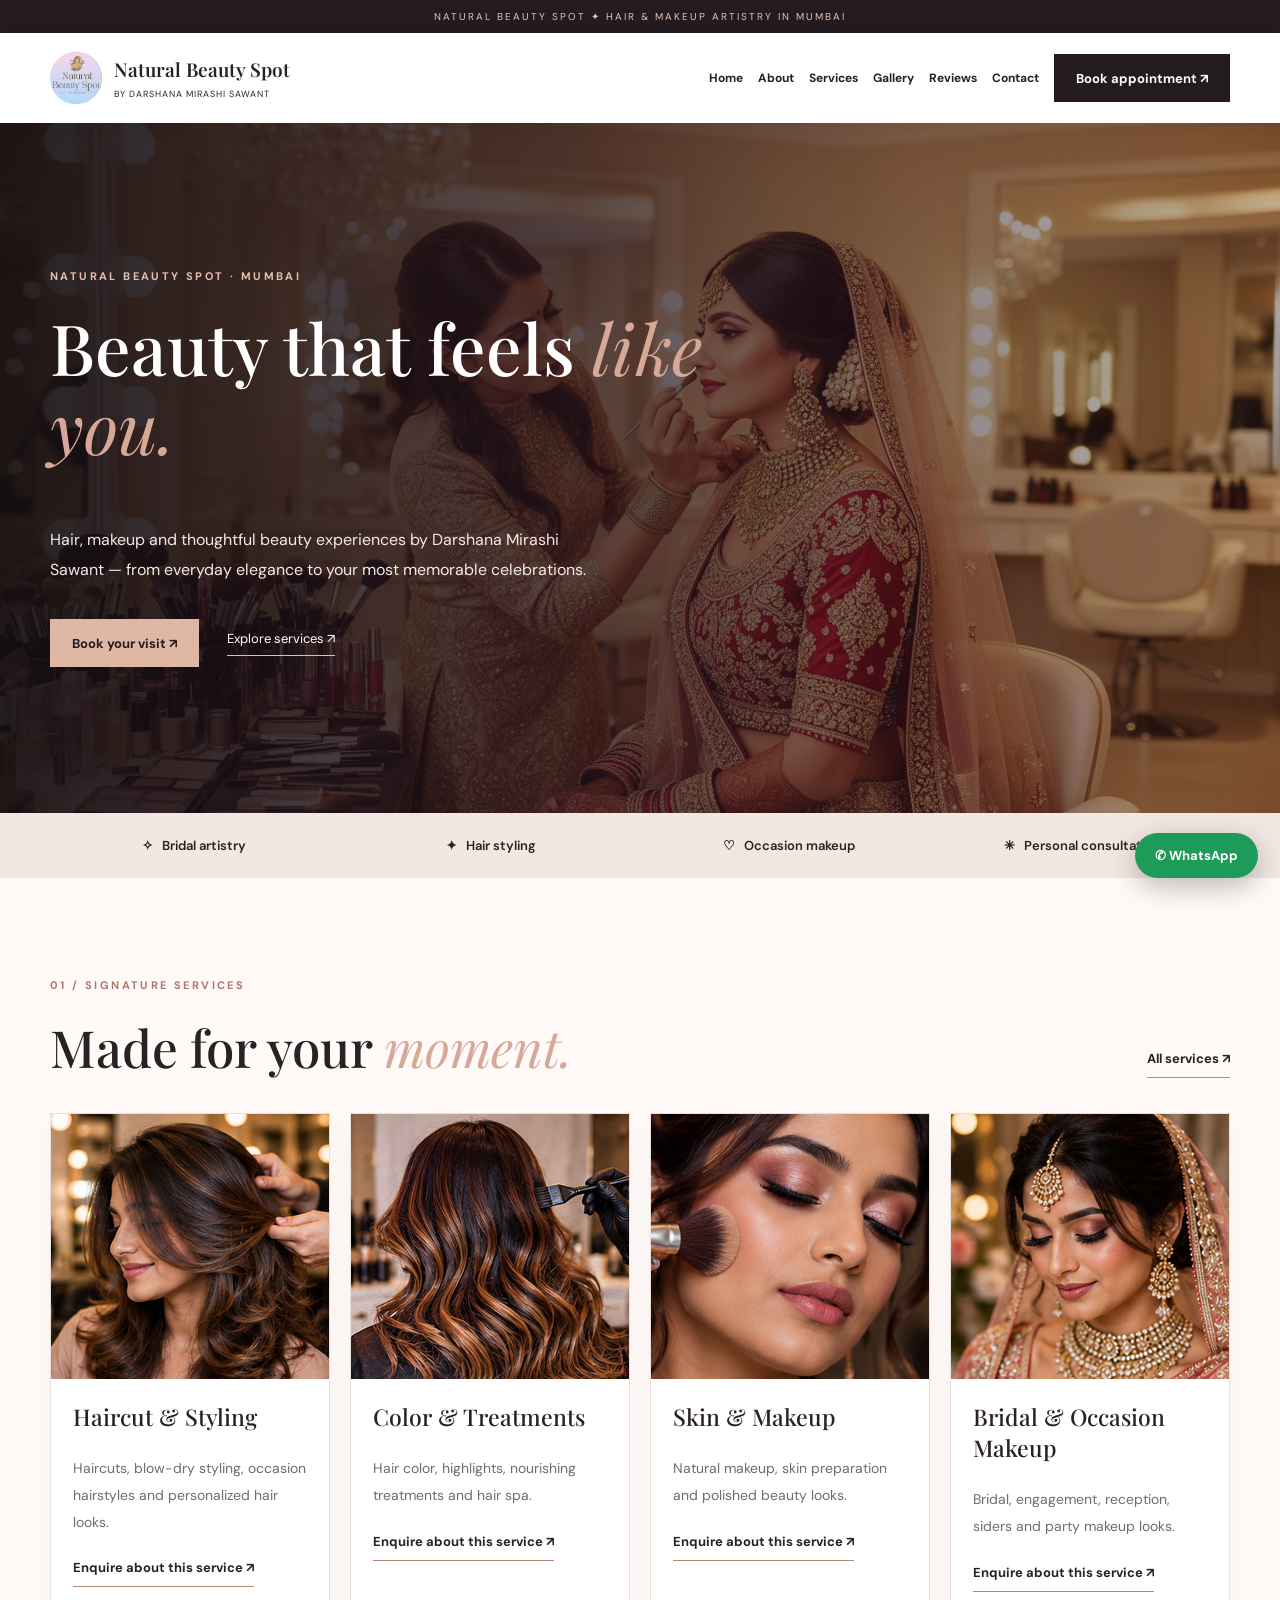
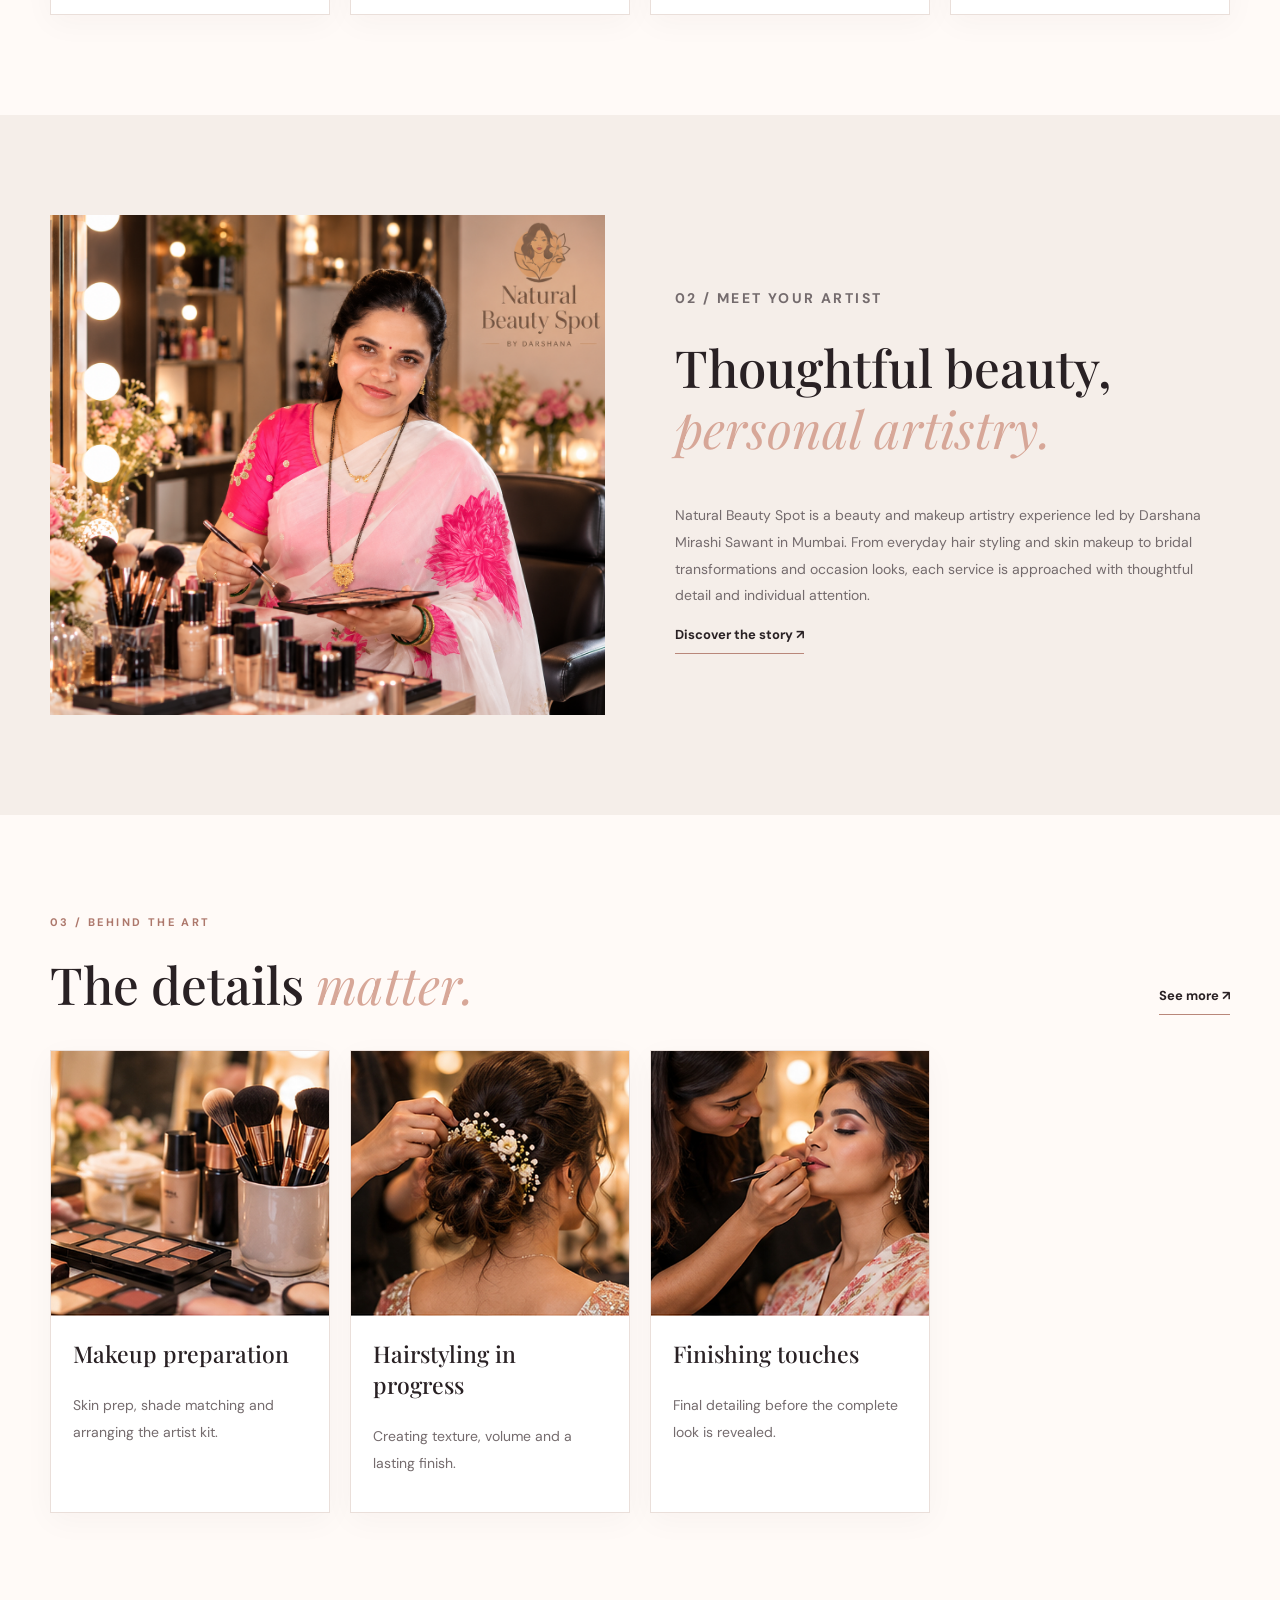
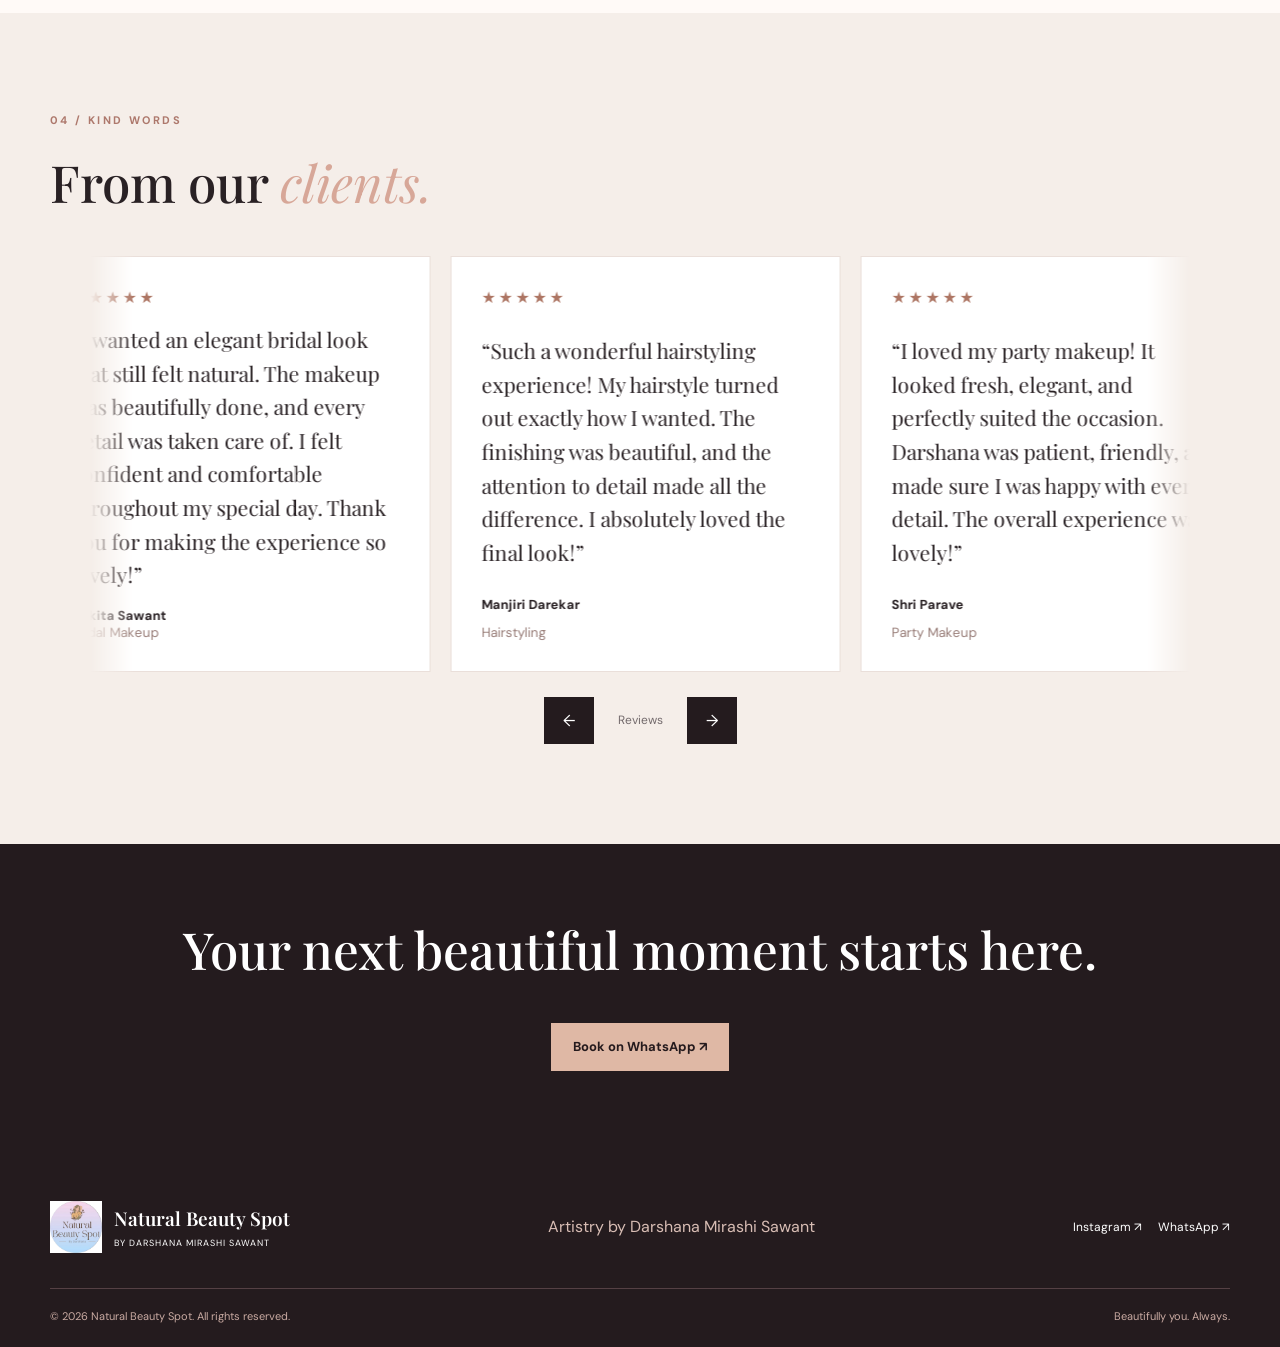
<file: index.html>
<!doctype html>
<html lang="en">
  <head>
    <meta charset="utf-8" />
    <meta
      name="viewport"
      content="width=device-width,initial-scale=1,viewport-fit=cover"
    />
    <meta name="theme-color" content="#241b1b" />
    <meta
      name="description"
      content="Natural Beauty Spot by Darshana Mirashi Sawant, hair and makeup artist in Mumbai."
    />
    <link rel="preconnect" href="https://fonts.googleapis.com" />
    <link
      href="https://fonts.googleapis.com/css2?family=DM+Sans:wght@400;500;600;700&family=Playfair+Display:wght@400;500;600;700&display=swap"
      rel="stylesheet"
    />
    <link rel="stylesheet" href="styles.css" />
    <title>Natural Beauty Spot</title>
  </head>
  <body>
    <div class="announcement">
      NATURAL BEAUTY SPOT ✦ HAIR & MAKEUP ARTISTRY IN MUMBAI
    </div>
    <header class="header">
      <nav class="nav container">
        <a class="brand" href="index.html"
          ><img
            class="logo"
            data-image="logo"
            alt="Natural Beauty Spot logo"
          /><span class="brand-name" data-business
            >Natural Beauty Spot<small>BY DARSHANA MIRASHI SAWANT</small></span
          ></a
        ><button
          class="menu-toggle"
          aria-label="Open menu"
          aria-expanded="false"
          aria-controls="nav-links"
        >
          <span></span><span></span><span></span>
        </button>
        <div class="nav-links" id="nav-links">
          <a href="index.html">Home</a><a href="about.html">About</a
          ><a href="services.html">Services</a><a href="gallery.html">Gallery</a
          ><a href="reviews.html">Reviews</a><a href="contact.html">Contact</a
          ><a class="btn btn-dark nav-cta" href="contact.html#booking"
            >Book appointment ↗</a
          >
        </div>
      </nav>
    </header>
    <main>
      <section class="hero">
        <div class="hero-image" id="hero-image"></div>
        <div class="hero-shade"></div>
        <div class="container hero-inner">
          <div class="hero-content">
            <p class="eyebrow light">NATURAL BEAUTY SPOT · MUMBAI</p>
            <h1>Beauty that feels <em>like you.</em></h1>
            <p class="hero-desc" data-intro></p>
            <div class="hero-actions">
              <a class="btn btn-gold" href="contact.html#booking"
                >Book your visit ↗</a
              ><a class="text-link" href="services.html">Explore services ↗</a>
            </div>
          </div>
        </div>
      </section>
      <section class="features">
        <div class="container feature-grid">
          <div>✧ &nbsp; Bridal artistry</div>
          <div>✦ &nbsp; Hair styling</div>
          <div>♡ &nbsp; Occasion makeup</div>
          <div>✳ &nbsp; Personal consultations</div>
        </div>
      </section>
      <section class="section">
        <div class="container">
          <div class="section-head">
            <div>
              <p class="eyebrow">01 / SIGNATURE SERVICES</p>
              <h2>Made for your <em>moment.</em></h2>
            </div>
            <a class="underlined-link" href="services.html">All services ↗</a>
          </div>
          <div id="service-cards" class="cards"></div>
        </div>
      </section>
      <section class="section section-tint">
        <div class="container split">
          <img
            class=""
            data-image="studio"
            alt="Beauty studio illustration"
            loading="lazy"
          />
          <div>
            <p class="eyebrow">02 / MEET YOUR ARTIST</p>
            <h2>Thoughtful beauty, <em>personal artistry.</em></h2>
            <p data-about></p>
            <a class="underlined-link" href="about.html"
              >Discover the story ↗</a
            >
          </div>
        </div>
      </section>
      <section class="section">
        <div class="container">
          <div class="section-head">
            <div>
              <p class="eyebrow">03 / BEHIND THE ART</p>
              <h2>The details <em>matter.</em></h2>
            </div>
            <a class="underlined-link" href="gallery.html#behind-scenes"
              >See more ↗</a
            >
          </div>
          <div id="bts-cards" class="cards"></div>
        </div>
      </section>
      <section class="section section-tint">
        <div class="container">
          <p class="eyebrow">04 / KIND WORDS</p>
          <h2>From our <em>clients.</em></h2>
          <div class="review-carousel" aria-label="Client reviews carousel">
            <div class="review-viewport" id="review-viewport">
              <div class="review-track" id="review-track"></div>
            </div>
            <div class="review-controls">
              <button
                id="review-prev"
                type="button"
                aria-label="Previous review"
              >
                ←</button
              ><span id="review-status" aria-live="polite"></span
              ><button id="review-next" type="button" aria-label="Next review">
                →
              </button>
            </div>
          </div>
        </div>
      </section>
      <section class="cta-band">
        <div class="container">
          <h2>Your next beautiful moment starts here.</h2>
          <a class="btn btn-gold" href="contact.html#booking"
            >Book on WhatsApp ↗</a
          >
        </div>
      </section>
    </main>
    <footer>
      <div class="container footer-inner">
        <a class="brand" href="index.html"
          ><img
            class="logo"
            data-image="logo"
            alt="Natural Beauty Spot logo"
          /><span class="brand-name" data-business>Natural Beauty Spot</span></a
        >
        <p>Artistry by <span data-artist></span></p>
        <div class="socials">
          <a data-social="instagram" aria-label="Instagram">Instagram ↗</a
          ><a data-social="whatsapp" aria-label="WhatsApp">WhatsApp ↗</a
          ><a data-social="facebook" aria-label="Facebook">Facebook ↗</a
          ><a data-social="twitter" aria-label="X / Twitter">X ↗</a>
        </div>
      </div>
      <div class="container footer-bottom">
        <span id="copyright"></span><span>Beautifully you. Always.</span>
      </div>
    </footer>
    <a class="float-wa" data-social="whatsapp" aria-label="Chat on WhatsApp"
      >✆ <span>WhatsApp</span></a
    >
    <script src="config.js"></script>
    <script src="script.js"></script>
  </body>
</html>
</file>
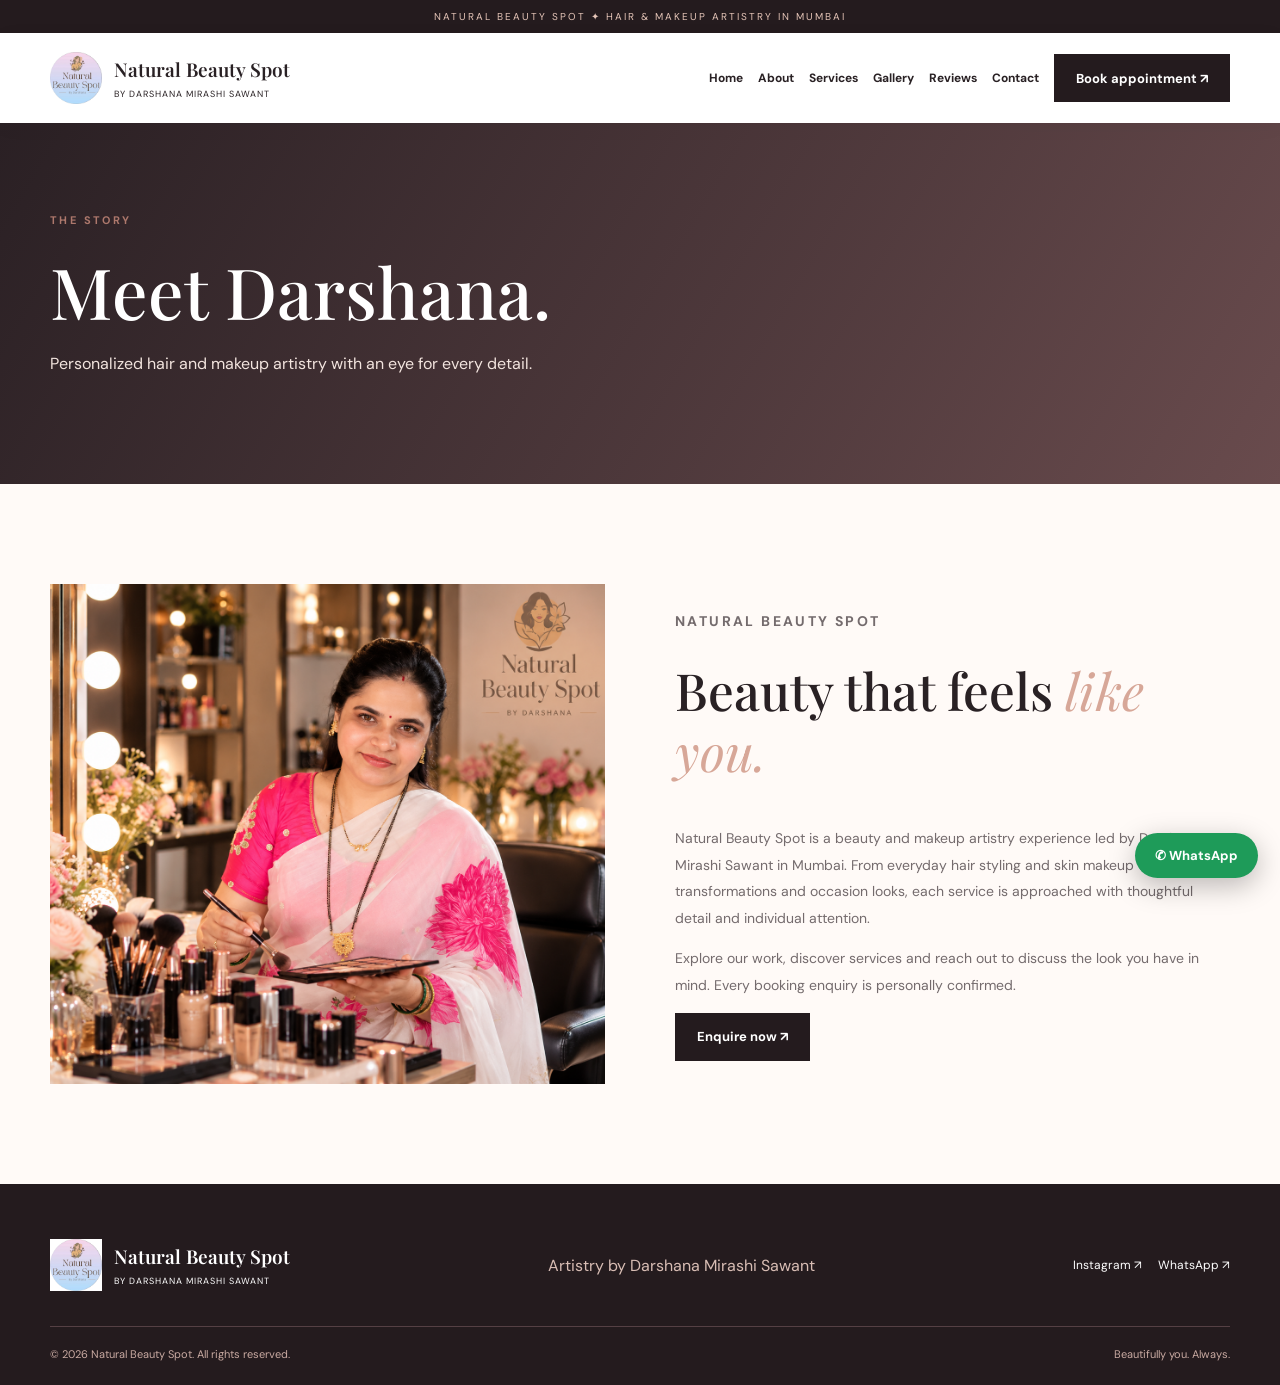
<file: about.html>
<!doctype html>
<html lang="en">
  <head>
    <meta charset="utf-8" />
    <meta
      name="viewport"
      content="width=device-width,initial-scale=1,viewport-fit=cover"
    />
    <meta name="theme-color" content="#241b1b" />
    <meta
      name="description"
      content="Natural Beauty Spot by Darshana Mirashi Sawant, hair and makeup artist in Mumbai."
    />
    <link rel="preconnect" href="https://fonts.googleapis.com" />
    <link
      href="https://fonts.googleapis.com/css2?family=DM+Sans:wght@400;500;600;700&family=Playfair+Display:wght@400;500;600;700&display=swap"
      rel="stylesheet"
    />
    <link rel="stylesheet" href="styles.css" />
    <title>Natural Beauty Spot</title>
  </head>
  <body>
    <div class="announcement">
      NATURAL BEAUTY SPOT ✦ HAIR & MAKEUP ARTISTRY IN MUMBAI
    </div>
    <header class="header">
      <nav class="nav container">
        <a class="brand" href="index.html"
          ><img
            class="logo"
            data-image="logo"
            alt="Natural Beauty Spot logo"
          /><span class="brand-name" data-business
            >Natural Beauty Spot<small>BY DARSHANA MIRASHI SAWANT</small></span
          ></a
        ><button
          class="menu-toggle"
          aria-label="Open menu"
          aria-expanded="false"
          aria-controls="nav-links"
        >
          <span></span><span></span><span></span>
        </button>
        <div class="nav-links" id="nav-links">
          <a href="index.html">Home</a><a href="about.html">About</a
          ><a href="services.html">Services</a><a href="gallery.html">Gallery</a
          ><a href="reviews.html">Reviews</a><a href="contact.html">Contact</a
          ><a class="btn btn-dark nav-cta" href="contact.html#booking"
            >Book appointment ↗</a
          >
        </div>
      </nav>
    </header>
    <main>
      <section class="page-heading">
        <div class="container">
          <p class="eyebrow">THE STORY</p>
          <h1>Meet Darshana.</h1>
          <p>
            Personalized hair and makeup artistry with an eye for every detail.
          </p>
        </div>
      </section>
      <section class="section">
        <div class="container split">
          <img
            class=""
            data-image="studio"
            alt="Beauty studio"
            loading="lazy"
          />
          <div>
            <p class="eyebrow">NATURAL BEAUTY SPOT</p>
            <h2>Beauty that feels <em>like you.</em></h2>
            <p data-about></p>
            <p>
              Explore our work, discover services and reach out to discuss the
              look you have in mind. Every booking enquiry is personally
              confirmed.
            </p>
            <a class="btn btn-dark" href="contact.html#booking"
              >Enquire now ↗</a
            >
          </div>
        </div>
      </section>
    </main>
    <footer>
      <div class="container footer-inner">
        <a class="brand" href="index.html"
          ><img
            class="logo"
            data-image="logo"
            alt="Natural Beauty Spot logo"
          /><span class="brand-name" data-business>Natural Beauty Spot</span></a
        >
        <p>Artistry by <span data-artist></span></p>
        <div class="socials">
          <a data-social="instagram" aria-label="Instagram">Instagram ↗</a
          ><a data-social="whatsapp" aria-label="WhatsApp">WhatsApp ↗</a
          ><a data-social="facebook" aria-label="Facebook">Facebook ↗</a
          ><a data-social="twitter" aria-label="X / Twitter">X ↗</a>
        </div>
      </div>
      <div class="container footer-bottom">
        <span id="copyright"></span><span>Beautifully you. Always.</span>
      </div>
    </footer>
    <a class="float-wa" data-social="whatsapp" aria-label="Chat on WhatsApp"
      >✆ <span>WhatsApp</span></a
    >
    <script src="config.js"></script>
    <script src="script.js"></script>
  </body>
</html>
</file>
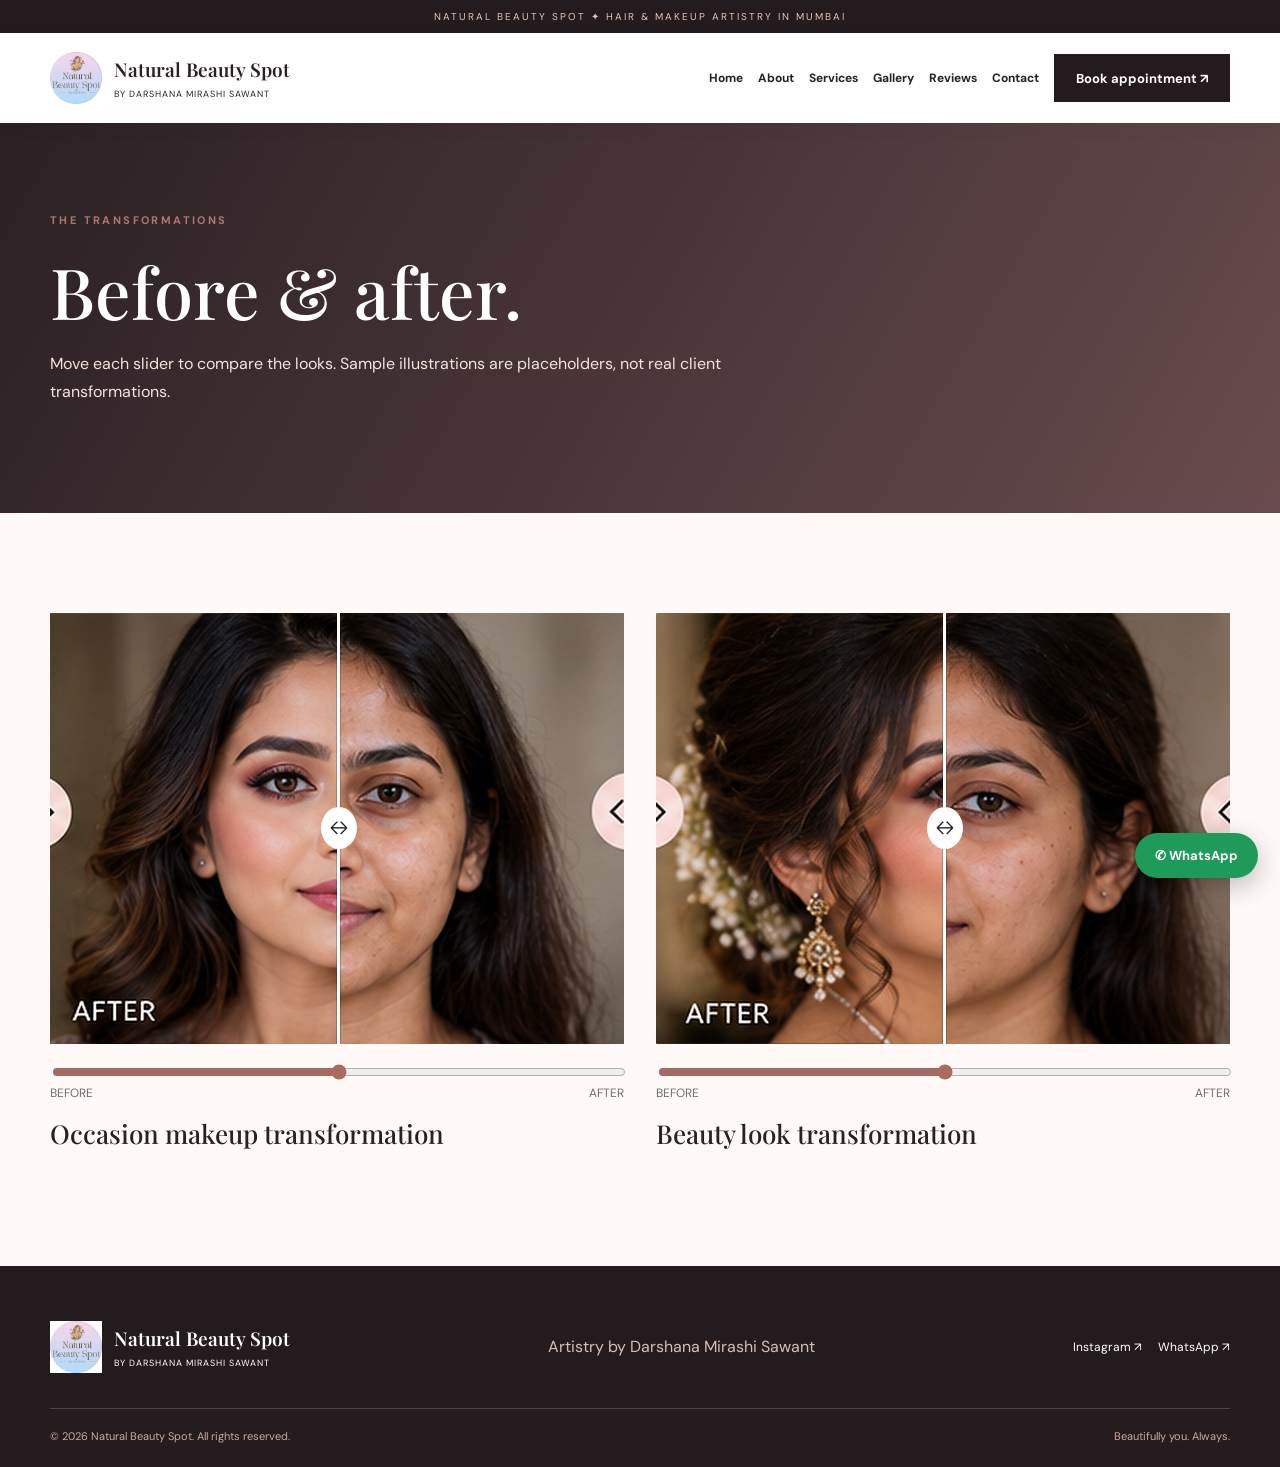
<file: before-after.html>
<!doctype html>
<html lang="en">
  <head>
    <meta charset="utf-8" />
    <meta
      name="viewport"
      content="width=device-width,initial-scale=1,viewport-fit=cover"
    />
    <meta name="theme-color" content="#241b1b" />
    <meta
      name="description"
      content="Natural Beauty Spot by Darshana Mirashi Sawant, hair and makeup artist in Mumbai."
    />
    <link rel="preconnect" href="https://fonts.googleapis.com" />
    <link
      href="https://fonts.googleapis.com/css2?family=DM+Sans:wght@400;500;600;700&family=Playfair+Display:wght@400;500;600;700&display=swap"
      rel="stylesheet"
    />
    <link rel="stylesheet" href="styles.css" />
    <title>Natural Beauty Spot</title>
  </head>
  <body>
    <div class="announcement">
      NATURAL BEAUTY SPOT ✦ HAIR & MAKEUP ARTISTRY IN MUMBAI
    </div>
    <header class="header">
      <nav class="nav container">
        <a class="brand" href="index.html"
          ><img
            class="logo"
            data-image="logo"
            alt="Natural Beauty Spot logo"
          /><span class="brand-name" data-business
            >Natural Beauty Spot<small>BY DARSHANA MIRASHI SAWANT</small></span
          ></a
        ><button
          class="menu-toggle"
          aria-label="Open menu"
          aria-expanded="false"
          aria-controls="nav-links"
        >
          <span></span><span></span><span></span>
        </button>
        <div class="nav-links" id="nav-links">
          <a href="index.html">Home</a><a href="about.html">About</a
          ><a href="services.html">Services</a><a href="gallery.html">Gallery</a
          ><a href="reviews.html">Reviews</a><a href="contact.html">Contact</a
          ><a class="btn btn-dark nav-cta" href="contact.html#booking"
            >Book appointment ↗</a
          >
        </div>
      </nav>
    </header>
    <main>
      <section class="page-heading">
        <div class="container">
          <p class="eyebrow">THE TRANSFORMATIONS</p>
          <h1>Before & after.</h1>
          <p>
            Move each slider to compare the looks. Sample illustrations are
            placeholders, not real client transformations.
          </p>
        </div>
      </section>
      <section class="section">
        <div class="container">
          <div id="comparison-list" class="comparison-list"></div>
        </div>
      </section>
    </main>
    <footer>
      <div class="container footer-inner">
        <a class="brand" href="index.html"
          ><img
            class="logo"
            data-image="logo"
            alt="Natural Beauty Spot logo"
          /><span class="brand-name" data-business>Natural Beauty Spot</span></a
        >
        <p>Artistry by <span data-artist></span></p>
        <div class="socials">
          <a data-social="instagram" aria-label="Instagram">Instagram ↗</a
          ><a data-social="whatsapp" aria-label="WhatsApp">WhatsApp ↗</a
          ><a data-social="facebook" aria-label="Facebook">Facebook ↗</a
          ><a data-social="twitter" aria-label="X / Twitter">X ↗</a>
        </div>
      </div>
      <div class="container footer-bottom">
        <span id="copyright"></span><span>Beautifully you. Always.</span>
      </div>
    </footer>
    <a class="float-wa" data-social="whatsapp" aria-label="Chat on WhatsApp"
      >✆ <span>WhatsApp</span></a
    >
    <script src="config.js"></script>
    <script src="script.js"></script>
  </body>
</html>
</file>
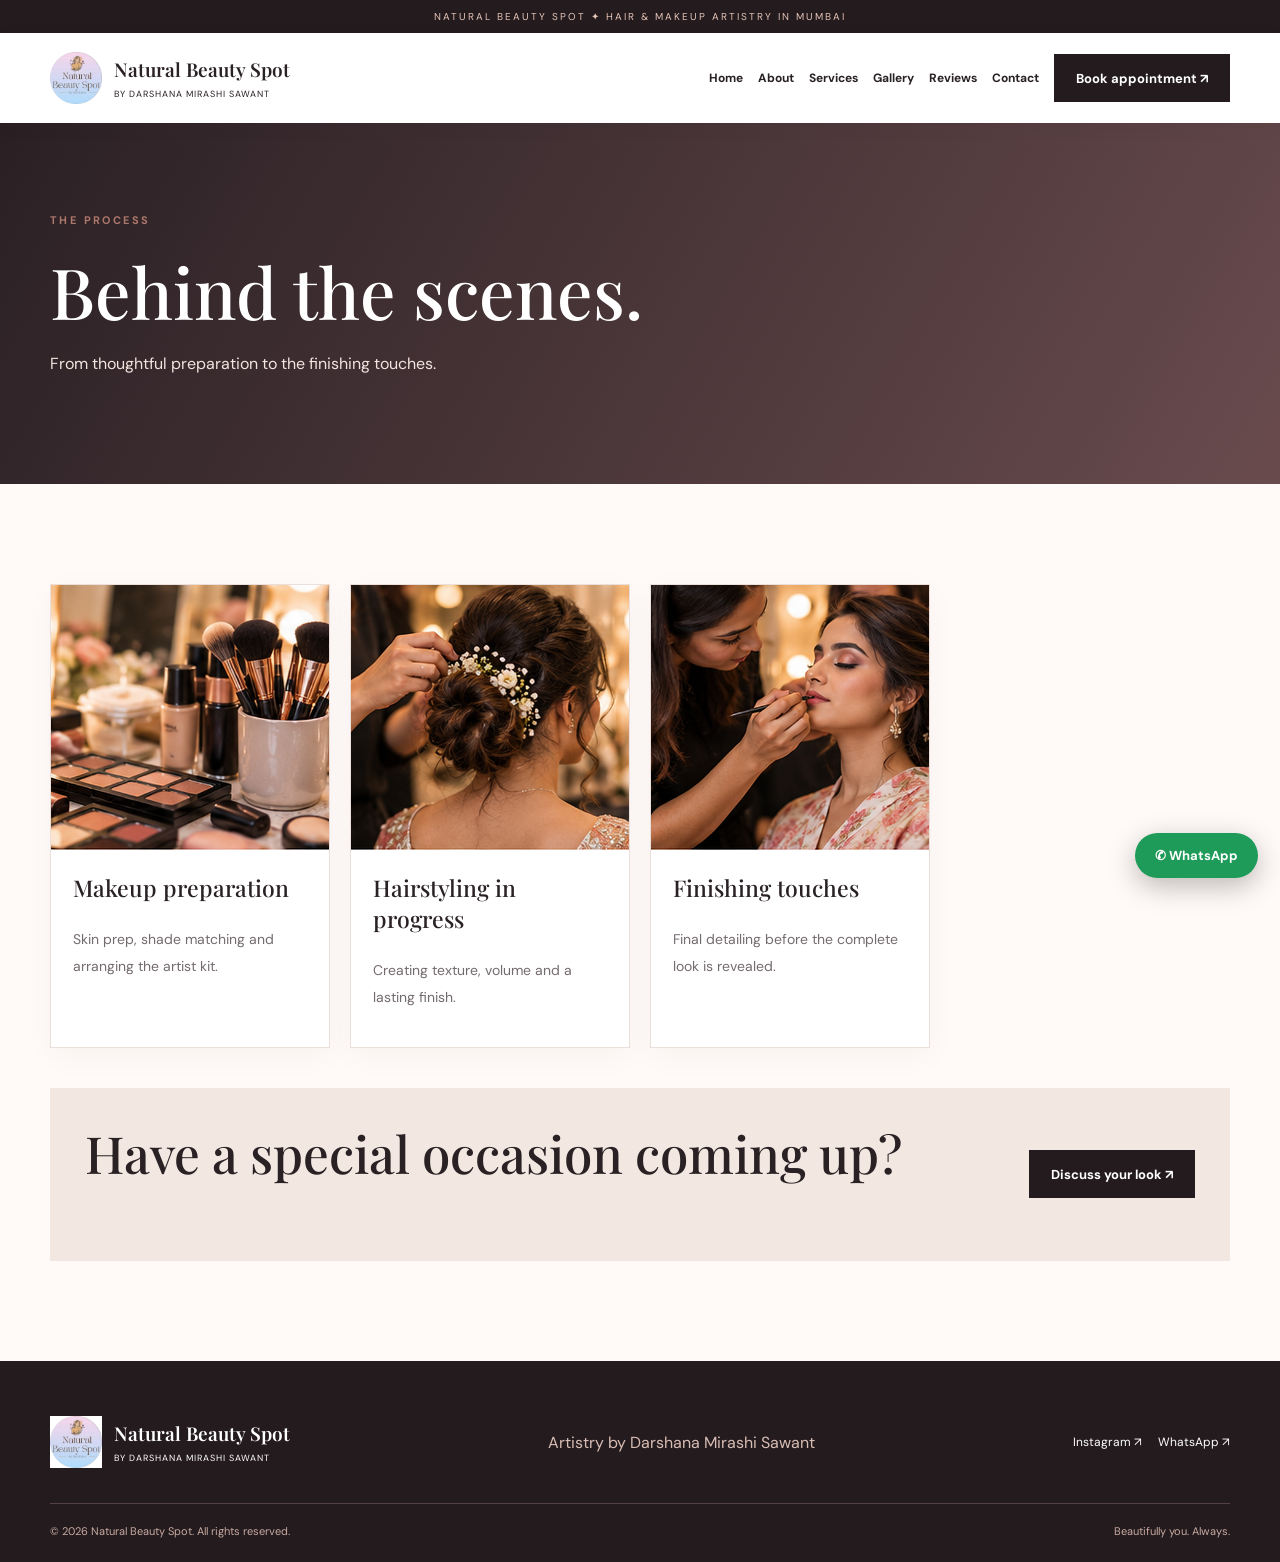
<file: behind-scenes.html>
<!doctype html>
<html lang="en">
  <head>
    <meta charset="utf-8" />
    <meta
      name="viewport"
      content="width=device-width,initial-scale=1,viewport-fit=cover"
    />
    <meta name="theme-color" content="#241b1b" />
    <meta
      name="description"
      content="Natural Beauty Spot by Darshana Mirashi Sawant, hair and makeup artist in Mumbai."
    />
    <link rel="preconnect" href="https://fonts.googleapis.com" />
    <link
      href="https://fonts.googleapis.com/css2?family=DM+Sans:wght@400;500;600;700&family=Playfair+Display:wght@400;500;600;700&display=swap"
      rel="stylesheet"
    />
    <link rel="stylesheet" href="styles.css" />
    <title>Natural Beauty Spot</title>
  </head>
  <body>
    <div class="announcement">
      NATURAL BEAUTY SPOT ✦ HAIR & MAKEUP ARTISTRY IN MUMBAI
    </div>
    <header class="header">
      <nav class="nav container">
        <a class="brand" href="index.html"
          ><img
            class="logo"
            data-image="logo"
            alt="Natural Beauty Spot logo"
          /><span class="brand-name" data-business
            >Natural Beauty Spot<small>BY DARSHANA MIRASHI SAWANT</small></span
          ></a
        ><button
          class="menu-toggle"
          aria-label="Open menu"
          aria-expanded="false"
          aria-controls="nav-links"
        >
          <span></span><span></span><span></span>
        </button>
        <div class="nav-links" id="nav-links">
          <a href="index.html">Home</a><a href="about.html">About</a
          ><a href="services.html">Services</a><a href="gallery.html">Gallery</a
          ><a href="reviews.html">Reviews</a><a href="contact.html">Contact</a
          ><a class="btn btn-dark nav-cta" href="contact.html#booking"
            >Book appointment ↗</a
          >
        </div>
      </nav>
    </header>
    <main>
      <section class="page-heading">
        <div class="container">
          <p class="eyebrow">THE PROCESS</p>
          <h1>Behind the scenes.</h1>
          <p>From thoughtful preparation to the finishing touches.</p>
        </div>
      </section>
      <section class="section">
        <div class="container">
          <div id="bts-cards" class="cards"></div>
          <div class="cta-inline">
            <h2>Have a special occasion coming up?</h2>
            <a class="btn btn-dark" href="contact.html#booking"
              >Discuss your look ↗</a
            >
          </div>
        </div>
      </section>
    </main>
    <footer>
      <div class="container footer-inner">
        <a class="brand" href="index.html"
          ><img
            class="logo"
            data-image="logo"
            alt="Natural Beauty Spot logo"
          /><span class="brand-name" data-business>Natural Beauty Spot</span></a
        >
        <p>Artistry by <span data-artist></span></p>
        <div class="socials">
          <a data-social="instagram" aria-label="Instagram">Instagram ↗</a
          ><a data-social="whatsapp" aria-label="WhatsApp">WhatsApp ↗</a
          ><a data-social="facebook" aria-label="Facebook">Facebook ↗</a
          ><a data-social="twitter" aria-label="X / Twitter">X ↗</a>
        </div>
      </div>
      <div class="container footer-bottom">
        <span id="copyright"></span><span>Beautifully you. Always.</span>
      </div>
    </footer>
    <a class="float-wa" data-social="whatsapp" aria-label="Chat on WhatsApp"
      >✆ <span>WhatsApp</span></a
    >
    <script src="config.js"></script>
    <script src="script.js"></script>
  </body>
</html>
</file>
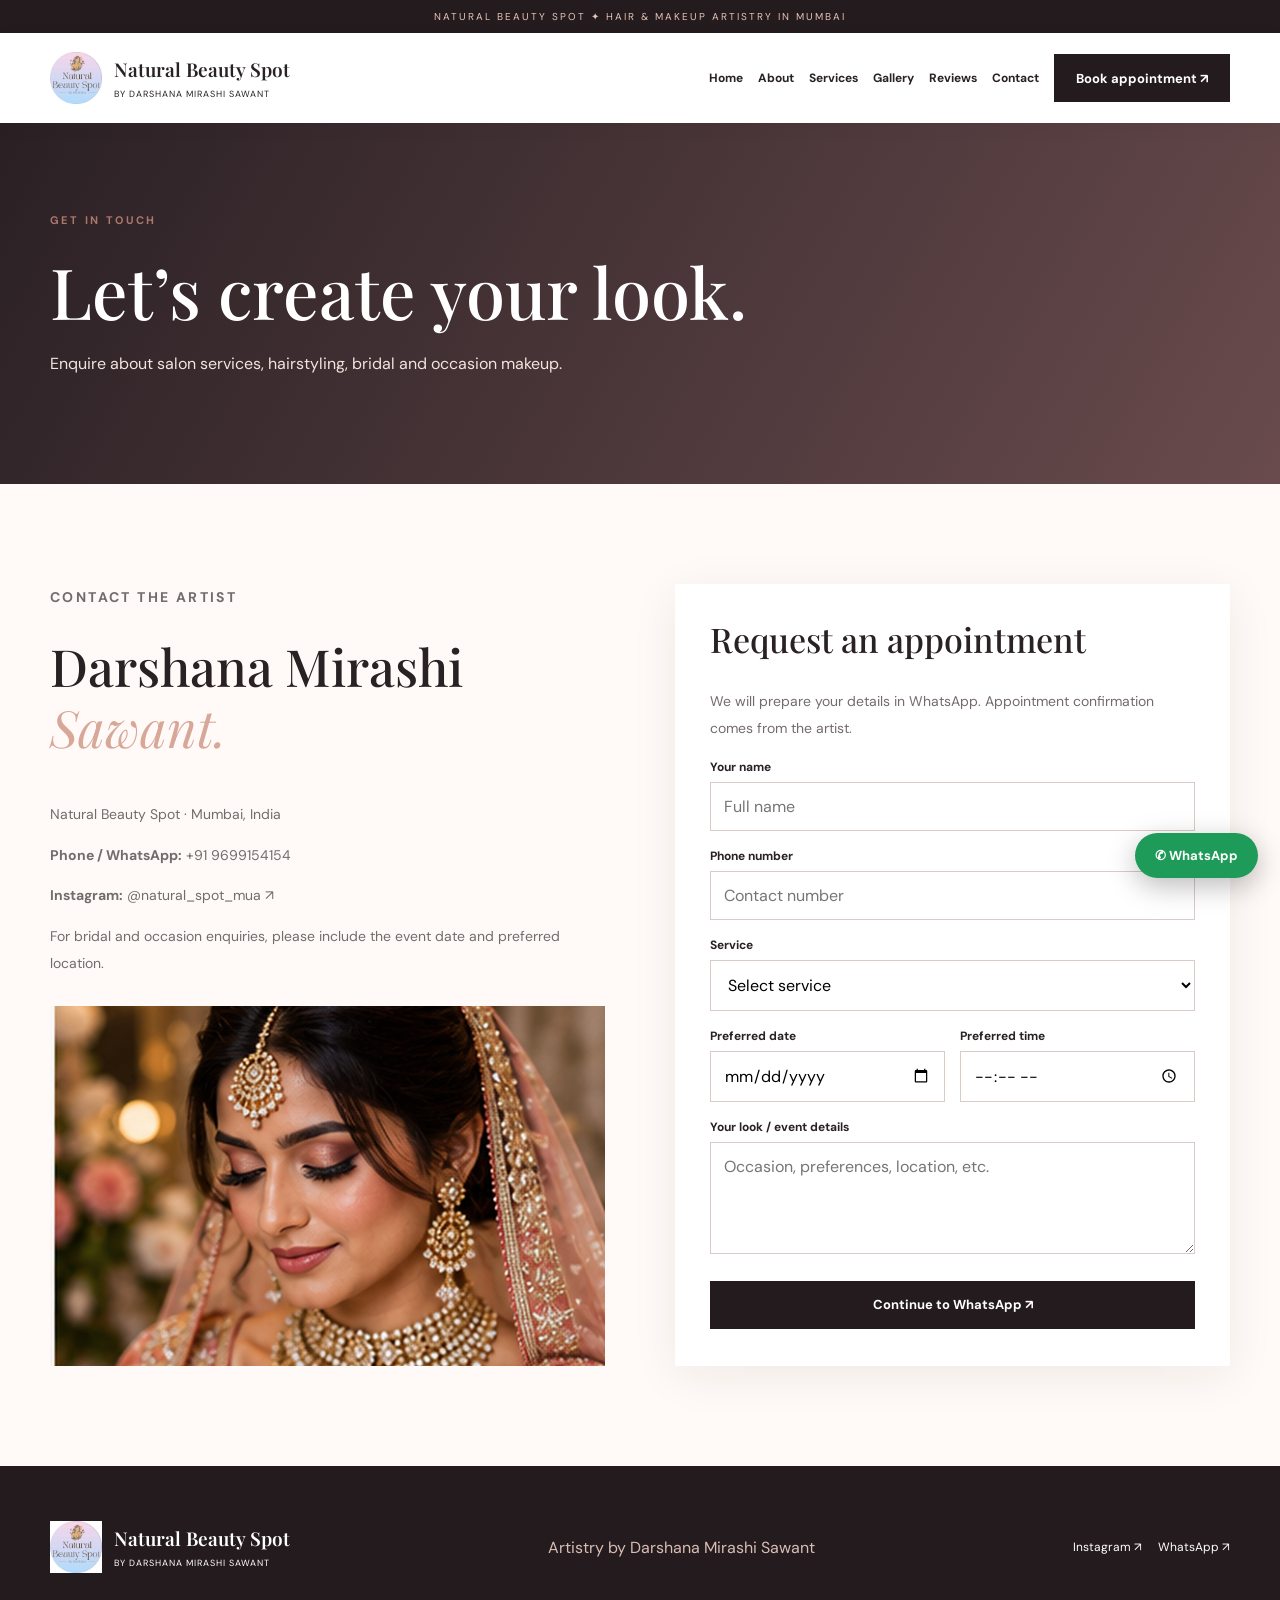
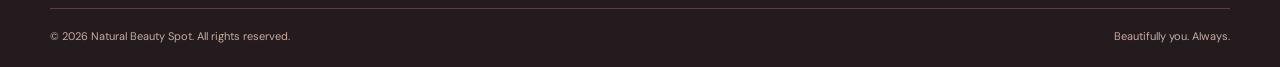
<file: contact.html>
<!doctype html>
<html lang="en">
  <head>
    <meta charset="utf-8" />
    <meta
      name="viewport"
      content="width=device-width,initial-scale=1,viewport-fit=cover"
    />
    <meta name="theme-color" content="#241b1b" />
    <meta
      name="description"
      content="Natural Beauty Spot by Darshana Mirashi Sawant, hair and makeup artist in Mumbai."
    />
    <link rel="preconnect" href="https://fonts.googleapis.com" />
    <link
      href="https://fonts.googleapis.com/css2?family=DM+Sans:wght@400;500;600;700&family=Playfair+Display:wght@400;500;600;700&display=swap"
      rel="stylesheet"
    />
    <link rel="stylesheet" href="styles.css" />
    <title>Natural Beauty Spot</title>
  </head>
  <body>
    <div class="announcement">
      NATURAL BEAUTY SPOT ✦ HAIR & MAKEUP ARTISTRY IN MUMBAI
    </div>
    <header class="header">
      <nav class="nav container">
        <a class="brand" href="index.html"
          ><img
            class="logo"
            data-image="logo"
            alt="Natural Beauty Spot logo"
          /><span class="brand-name" data-business
            >Natural Beauty Spot<small>BY DARSHANA MIRASHI SAWANT</small></span
          ></a
        ><button
          class="menu-toggle"
          aria-label="Open menu"
          aria-expanded="false"
          aria-controls="nav-links"
        >
          <span></span><span></span><span></span>
        </button>
        <div class="nav-links" id="nav-links">
          <a href="index.html">Home</a><a href="about.html">About</a
          ><a href="services.html">Services</a><a href="gallery.html">Gallery</a
          ><a href="reviews.html">Reviews</a><a href="contact.html">Contact</a
          ><a class="btn btn-dark nav-cta" href="contact.html#booking"
            >Book appointment ↗</a
          >
        </div>
      </nav>
    </header>
    <main>
      <section class="page-heading">
        <div class="container">
          <p class="eyebrow">GET IN TOUCH</p>
          <h1>Let’s create your look.</h1>
          <p>
            Enquire about salon services, hairstyling, bridal and occasion
            makeup.
          </p>
        </div>
      </section>
      <section class="section" id="booking">
        <div class="container contact-layout">
          <div>
            <p class="eyebrow">CONTACT THE ARTIST</p>
            <h2>Darshana Mirashi <em>Sawant.</em></h2>
            <p>Natural Beauty Spot · Mumbai, India</p>
            <p><strong>Phone / WhatsApp:</strong> <a id="phone-link"></a></p>
            <p>
              <strong>Instagram:</strong>
              <a data-social="instagram">@natural_spot_mua ↗</a>
            </p>
            <p>
              For bridal and occasion enquiries, please include the event date
              and preferred location.
            </p>
            <img
              class="contact-art"
              data-image="bridal"
              alt="Bridal makeup illustration"
              loading="lazy"
            />
          </div>
          <form id="booking-form" class="booking-form">
            <h2>Request an appointment</h2>
            <p>
              We will prepare your details in WhatsApp. Appointment confirmation
              comes from the artist.
            </p>
            <label for="client-name">Your name</label
            ><input
              id="client-name"
              name="name"
              required
              maxlength="80"
              placeholder="Full name"
            /><label for="client-phone">Phone number</label
            ><input
              id="client-phone"
              name="phone"
              type="tel"
              required
              minlength="8"
              maxlength="18"
              placeholder="Contact number"
            /><label for="client-service">Service</label
            ><select id="client-service" name="service" required>
              <option value="">Select service</option>
            </select>
            <div class="form-row">
              <div>
                <label for="client-date">Preferred date</label
                ><input id="client-date" name="date" type="date" required />
              </div>
              <div>
                <label for="client-time">Preferred time</label
                ><input id="client-time" name="time" type="time" required />
              </div>
            </div>
            <label for="client-note">Your look / event details</label
            ><textarea
              id="client-note"
              name="note"
              rows="4"
              placeholder="Occasion, preferences, location, etc."
            ></textarea
            ><button class="btn btn-dark" type="submit">
              Continue to WhatsApp ↗
            </button>
            <p class="form-error" id="form-error" role="alert" hidden></p>
          </form>
        </div>
      </section>
    </main>
    <footer>
      <div class="container footer-inner">
        <a class="brand" href="index.html"
          ><img
            class="logo"
            data-image="logo"
            alt="Natural Beauty Spot logo"
          /><span class="brand-name" data-business>Natural Beauty Spot</span></a
        >
        <p>Artistry by <span data-artist></span></p>
        <div class="socials">
          <a data-social="instagram" aria-label="Instagram">Instagram ↗</a
          ><a data-social="whatsapp" aria-label="WhatsApp">WhatsApp ↗</a
          ><a data-social="facebook" aria-label="Facebook">Facebook ↗</a
          ><a data-social="twitter" aria-label="X / Twitter">X ↗</a>
        </div>
      </div>
      <div class="container footer-bottom">
        <span id="copyright"></span><span>Beautifully you. Always.</span>
      </div>
    </footer>
    <a class="float-wa" data-social="whatsapp" aria-label="Chat on WhatsApp"
      >✆ <span>WhatsApp</span></a
    >
    <script src="config.js"></script>
    <script src="script.js"></script>
  </body>
</html>
</file>
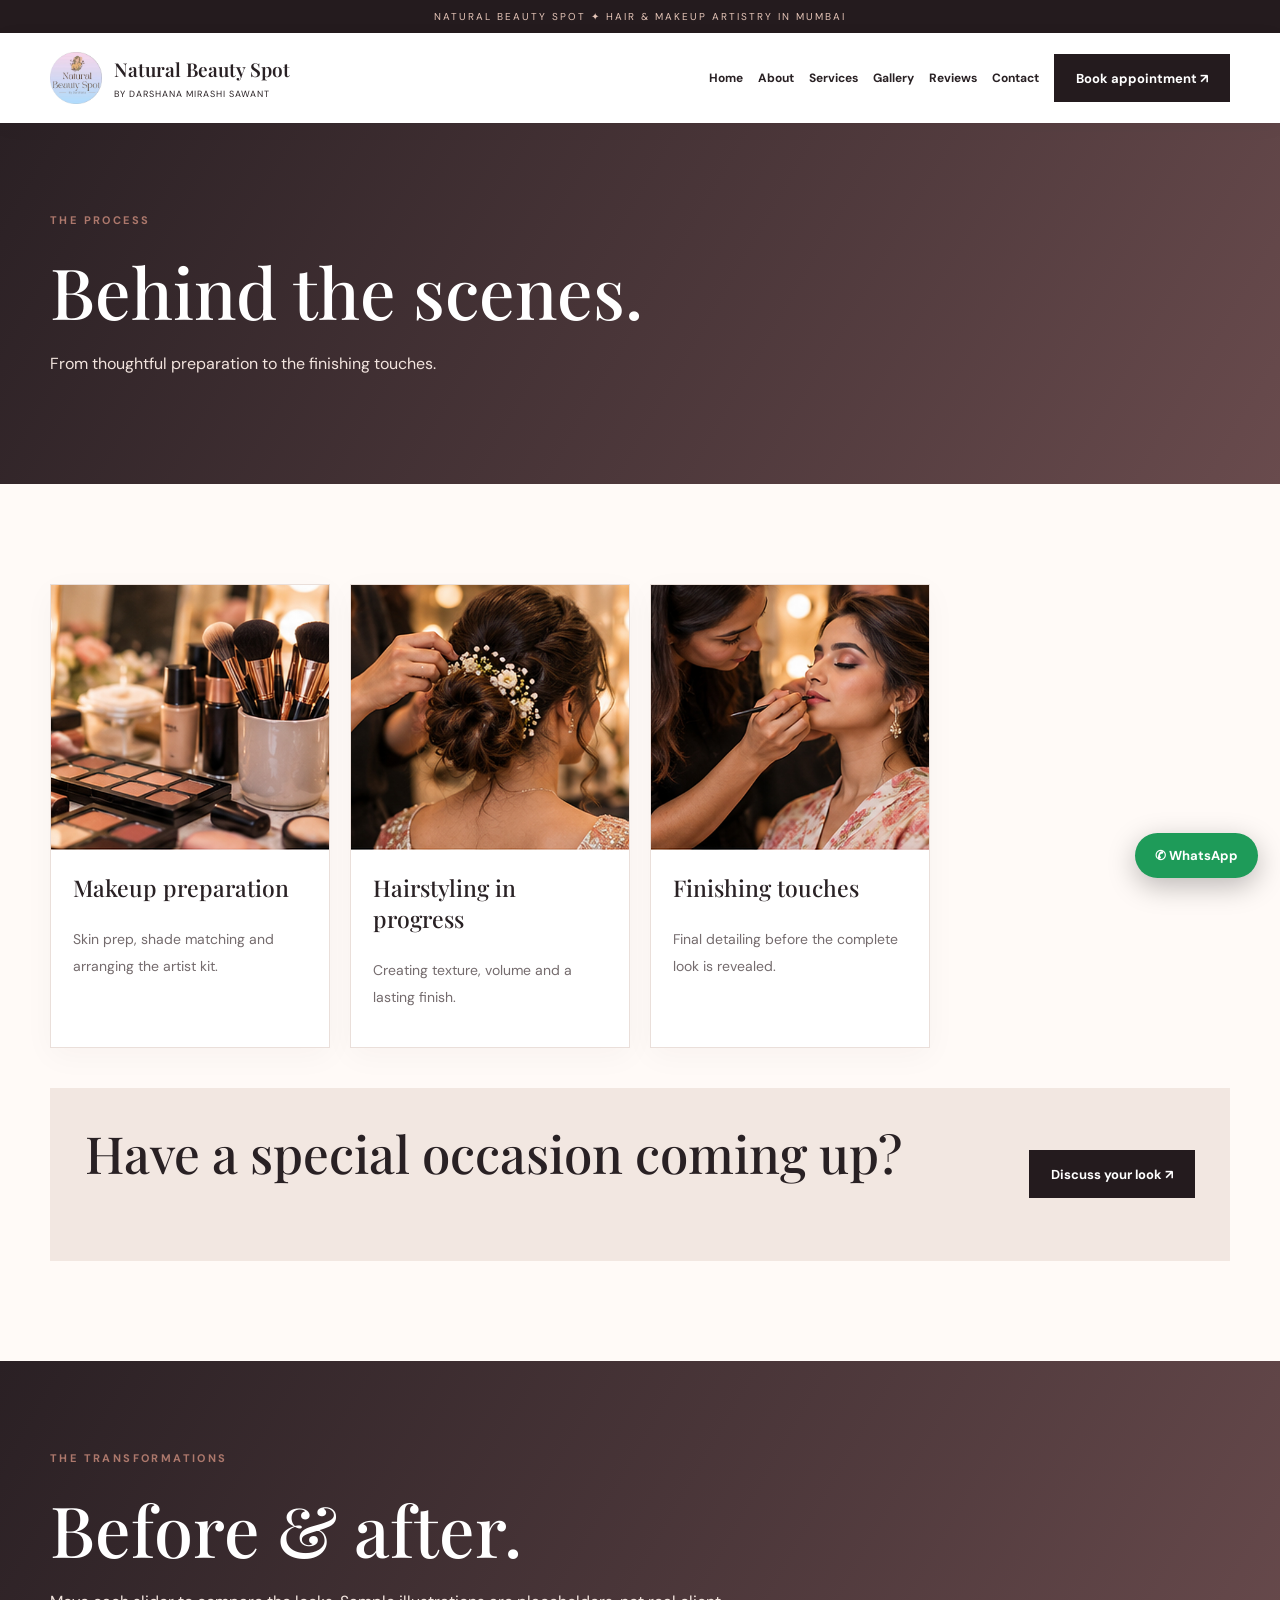
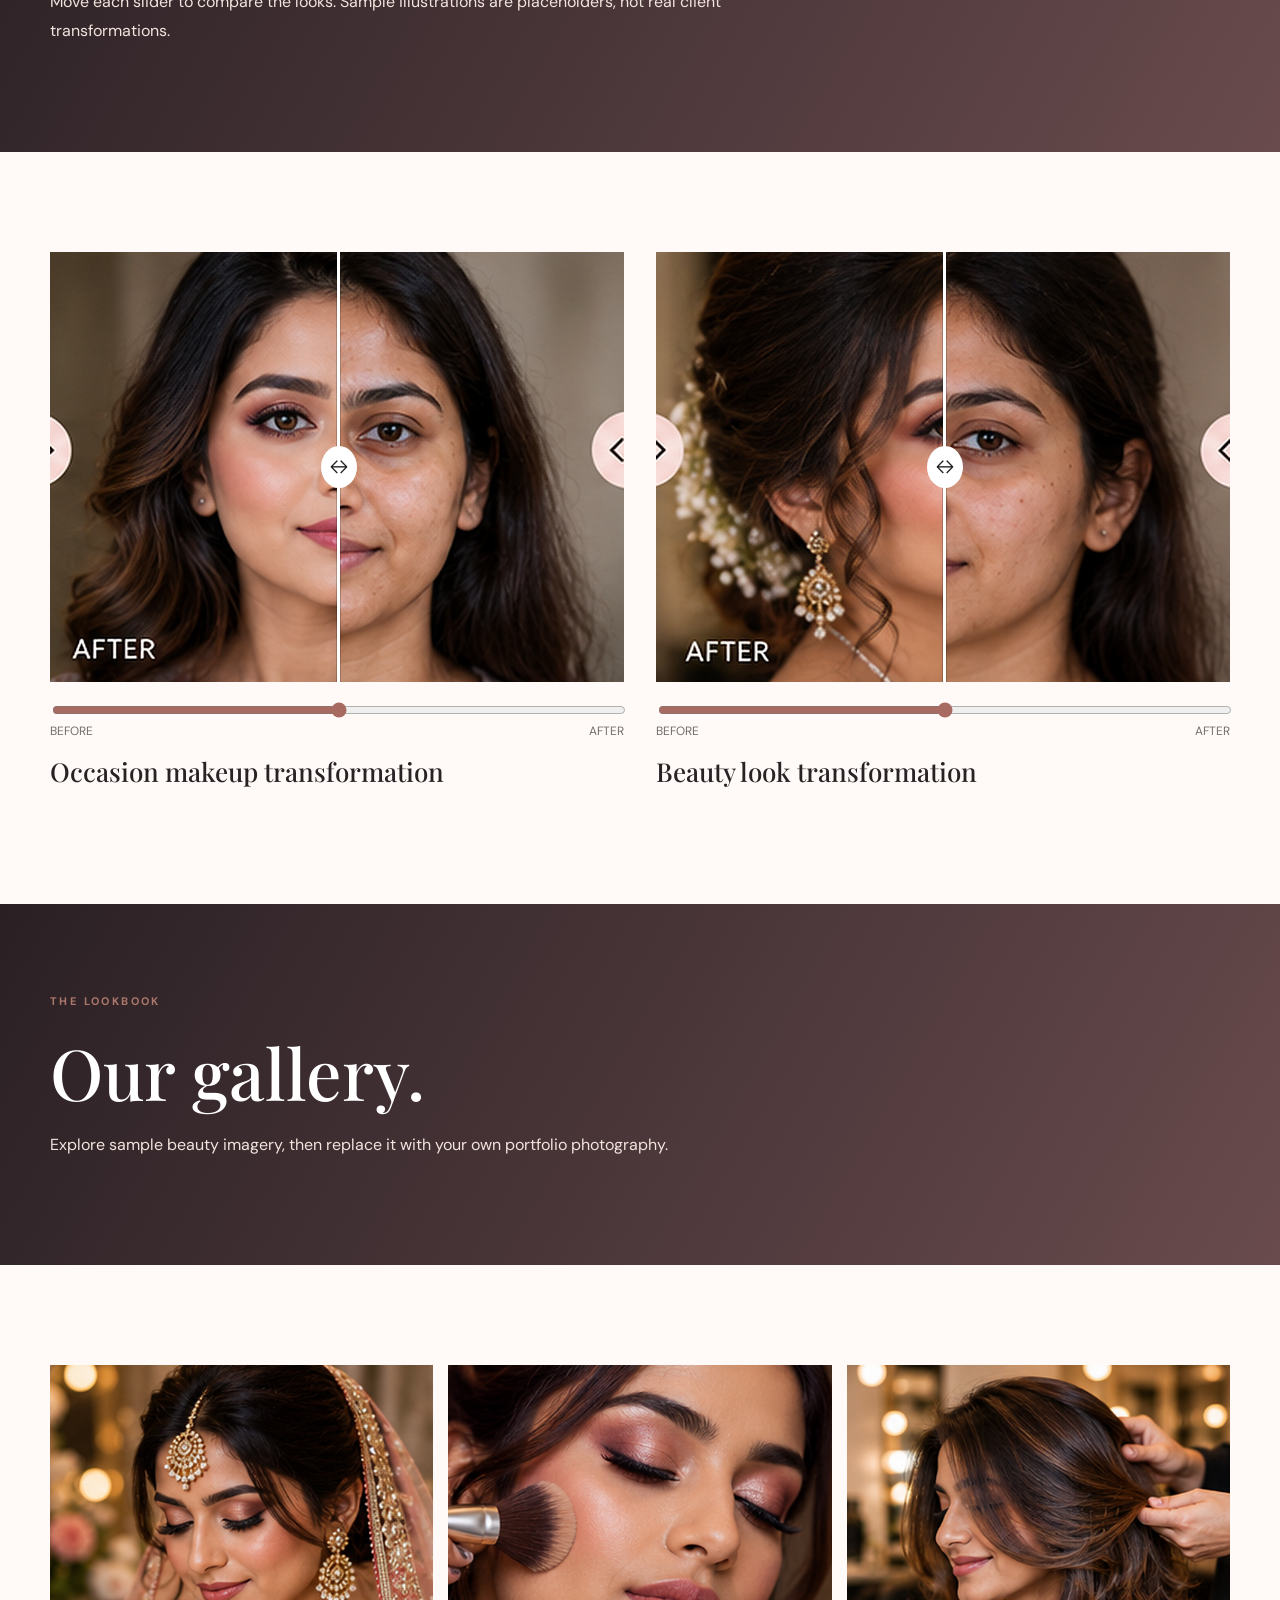
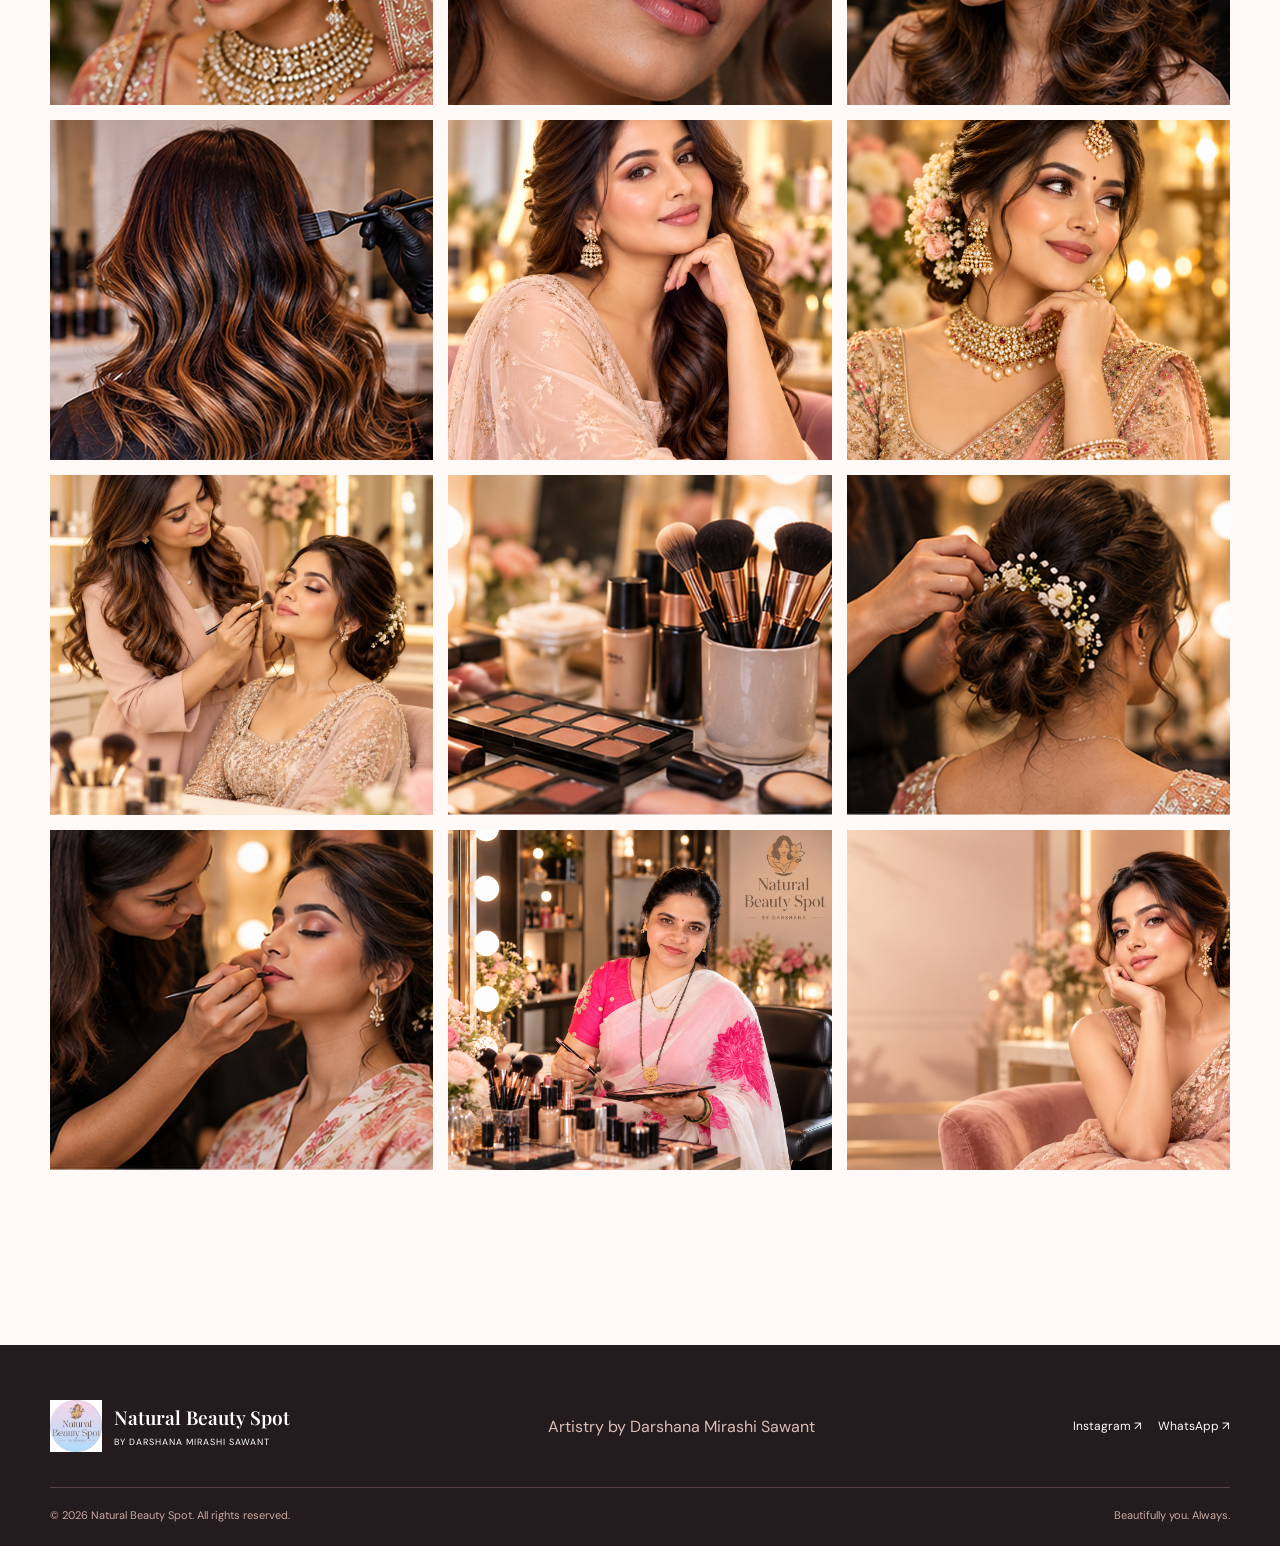
<file: gallery.html>
<!doctype html>
<html lang="en">
  <head>
    <meta charset="utf-8" />
    <meta
      name="viewport"
      content="width=device-width,initial-scale=1,viewport-fit=cover"
    />
    <meta name="theme-color" content="#241b1b" />
    <meta
      name="description"
      content="Natural Beauty Spot by Darshana Mirashi Sawant, hair and makeup artist in Mumbai."
    />
    <link rel="preconnect" href="https://fonts.googleapis.com" />
    <link
      href="https://fonts.googleapis.com/css2?family=DM+Sans:wght@400;500;600;700&family=Playfair+Display:wght@400;500;600;700&display=swap"
      rel="stylesheet"
    />
    <link rel="stylesheet" href="styles.css" />
    <title>Natural Beauty Spot</title>
  </head>
  <body>
    <div class="announcement">
      NATURAL BEAUTY SPOT ✦ HAIR & MAKEUP ARTISTRY IN MUMBAI
    </div>
    <header class="header">
      <nav class="nav container">
        <a class="brand" href="index.html"
          ><img
            class="logo"
            data-image="logo"
            alt="Natural Beauty Spot logo"
          /><span class="brand-name" data-business
            >Natural Beauty Spot<small>BY DARSHANA MIRASHI SAWANT</small></span
          ></a
        ><button
          class="menu-toggle"
          aria-label="Open menu"
          aria-expanded="false"
          aria-controls="nav-links"
        >
          <span></span><span></span><span></span>
        </button>
        <div class="nav-links" id="nav-links">
          <a href="index.html">Home</a><a href="about.html">About</a
          ><a href="services.html">Services</a><a href="gallery.html">Gallery</a
          ><a href="reviews.html">Reviews</a><a href="contact.html">Contact</a
          ><a class="btn btn-dark nav-cta" href="contact.html#booking"
            >Book appointment ↗</a
          >
        </div>
      </nav>
    </header>
    <main>
      <section class="page-heading" id="behind-scenes">
        <div class="container">
          <p class="eyebrow">THE PROCESS</p>
          <h1>Behind the scenes.</h1>
          <p>From thoughtful preparation to the finishing touches.</p>
        </div>
      </section>
      <section class="section">
        <div class="container">
          <div id="bts-cards" class="cards"></div>
          <div class="cta-inline">
            <h2>Have a special occasion coming up?</h2>
            <a class="btn btn-dark" href="contact.html#booking"
              >Discuss your look ↗</a
            >
          </div>
        </div>
      </section>
      <section class="page-heading" id="before-after">
        <div class="container">
          <p class="eyebrow">THE TRANSFORMATIONS</p>
          <h1>Before &amp; after.</h1>
          <p>
            Move each slider to compare the looks. Sample illustrations are
            placeholders, not real client transformations.
          </p>
        </div>
      </section>
      <section class="section">
        <div class="container">
          <div id="comparison-list" class="comparison-list"></div>
        </div>
      </section>
      <section class="page-heading">
        <div class="container">
          <p class="eyebrow">THE LOOKBOOK</p>
          <h1>Our gallery.</h1>
          <p>
            Explore sample beauty imagery, then replace it with your own
            portfolio photography.
          </p>
        </div>
      </section>
      <section class="section">
        <div class="container">
          <div id="gallery-grid" class="gallery-large"></div>
        </div>
      </section>
    </main>
    <footer>
      <div class="container footer-inner">
        <a class="brand" href="index.html"
          ><img
            class="logo"
            data-image="logo"
            alt="Natural Beauty Spot logo"
          /><span class="brand-name" data-business>Natural Beauty Spot</span></a
        >
        <p>Artistry by <span data-artist></span></p>
        <div class="socials">
          <a data-social="instagram" aria-label="Instagram">Instagram ↗</a
          ><a data-social="whatsapp" aria-label="WhatsApp">WhatsApp ↗</a
          ><a data-social="facebook" aria-label="Facebook">Facebook ↗</a
          ><a data-social="twitter" aria-label="X / Twitter">X ↗</a>
        </div>
      </div>
      <div class="container footer-bottom">
        <span id="copyright"></span><span>Beautifully you. Always.</span>
      </div>
    </footer>
    <a class="float-wa" data-social="whatsapp" aria-label="Chat on WhatsApp"
      >✆ <span>WhatsApp</span></a
    >
    <script src="config.js"></script>
    <script src="script.js"></script>
  </body>
</html>
</file>
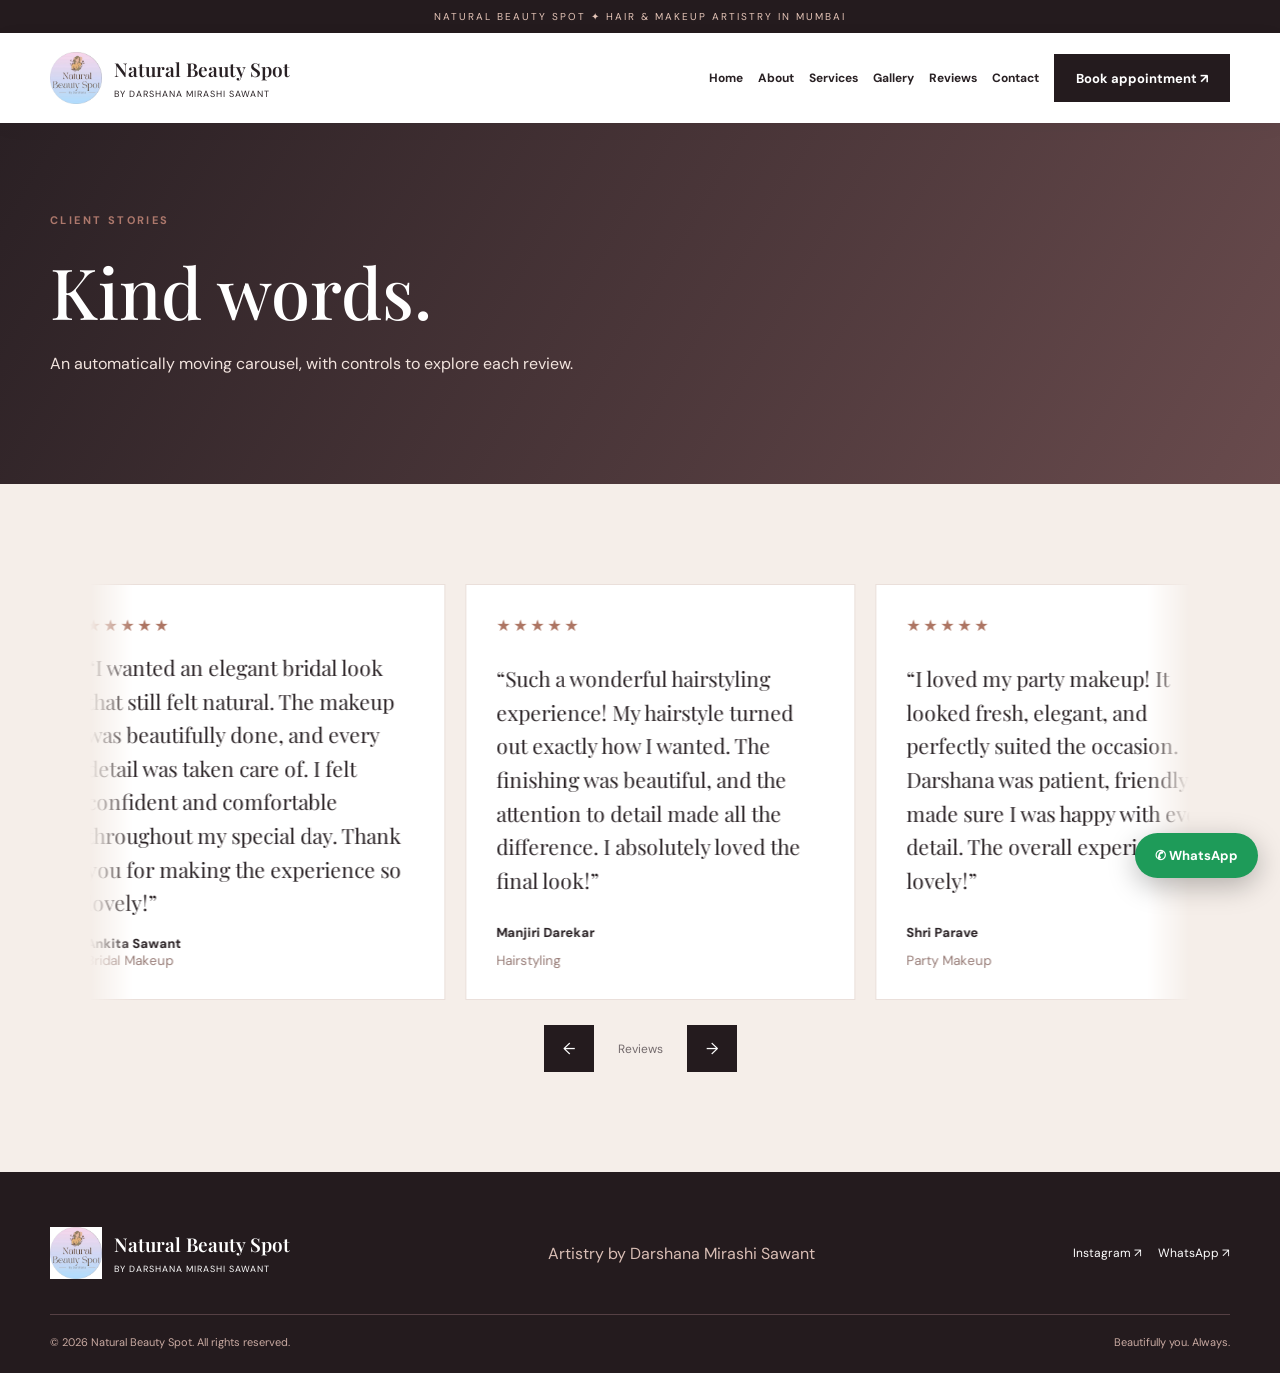
<file: reviews.html>
<!doctype html>
<html lang="en">
  <head>
    <meta charset="utf-8" />
    <meta
      name="viewport"
      content="width=device-width,initial-scale=1,viewport-fit=cover"
    />
    <meta name="theme-color" content="#241b1b" />
    <meta
      name="description"
      content="Natural Beauty Spot by Darshana Mirashi Sawant, hair and makeup artist in Mumbai."
    />
    <link rel="preconnect" href="https://fonts.googleapis.com" />
    <link
      href="https://fonts.googleapis.com/css2?family=DM+Sans:wght@400;500;600;700&family=Playfair+Display:wght@400;500;600;700&display=swap"
      rel="stylesheet"
    />
    <link rel="stylesheet" href="styles.css" />
    <title>Natural Beauty Spot</title>
  </head>
  <body>
    <div class="announcement">
      NATURAL BEAUTY SPOT ✦ HAIR & MAKEUP ARTISTRY IN MUMBAI
    </div>
    <header class="header">
      <nav class="nav container">
        <a class="brand" href="index.html"
          ><img
            class="logo"
            data-image="logo"
            alt="Natural Beauty Spot logo"
          /><span class="brand-name" data-business
            >Natural Beauty Spot<small>BY DARSHANA MIRASHI SAWANT</small></span
          ></a
        ><button
          class="menu-toggle"
          aria-label="Open menu"
          aria-expanded="false"
          aria-controls="nav-links"
        >
          <span></span><span></span><span></span>
        </button>
        <div class="nav-links" id="nav-links">
          <a href="index.html">Home</a><a href="about.html">About</a
          ><a href="services.html">Services</a><a href="gallery.html">Gallery</a
          ><a href="reviews.html">Reviews</a><a href="contact.html">Contact</a
          ><a class="btn btn-dark nav-cta" href="contact.html#booking"
            >Book appointment ↗</a
          >
        </div>
      </nav>
    </header>
    <main>
      <section class="page-heading">
        <div class="container">
          <p class="eyebrow">CLIENT STORIES</p>
          <h1>Kind words.</h1>
          <p>
            An automatically moving carousel, with controls to explore each
            review.
          </p>
        </div>
      </section>
      <section class="section section-tint">
        <div class="container">
          <div class="review-carousel" aria-label="Client reviews carousel">
            <div class="review-viewport" id="review-viewport">
              <div class="review-track" id="review-track"></div>
            </div>
            <div class="review-controls">
              <button
                id="review-prev"
                type="button"
                aria-label="Previous review"
              >
                ←</button
              ><span id="review-status" aria-live="polite"></span
              ><button id="review-next" type="button" aria-label="Next review">
                →
              </button>
            </div>
          </div>
        </div>
      </section>
    </main>
    <footer>
      <div class="container footer-inner">
        <a class="brand" href="index.html"
          ><img
            class="logo"
            data-image="logo"
            alt="Natural Beauty Spot logo"
          /><span class="brand-name" data-business>Natural Beauty Spot</span></a
        >
        <p>Artistry by <span data-artist></span></p>
        <div class="socials">
          <a data-social="instagram" aria-label="Instagram">Instagram ↗</a
          ><a data-social="whatsapp" aria-label="WhatsApp">WhatsApp ↗</a
          ><a data-social="facebook" aria-label="Facebook">Facebook ↗</a
          ><a data-social="twitter" aria-label="X / Twitter">X ↗</a>
        </div>
      </div>
      <div class="container footer-bottom">
        <span id="copyright"></span><span>Beautifully you. Always.</span>
      </div>
    </footer>
    <a class="float-wa" data-social="whatsapp" aria-label="Chat on WhatsApp"
      >✆ <span>WhatsApp</span></a
    >
    <script src="config.js"></script>
    <script src="script.js"></script>
  </body>
</html>
</file>
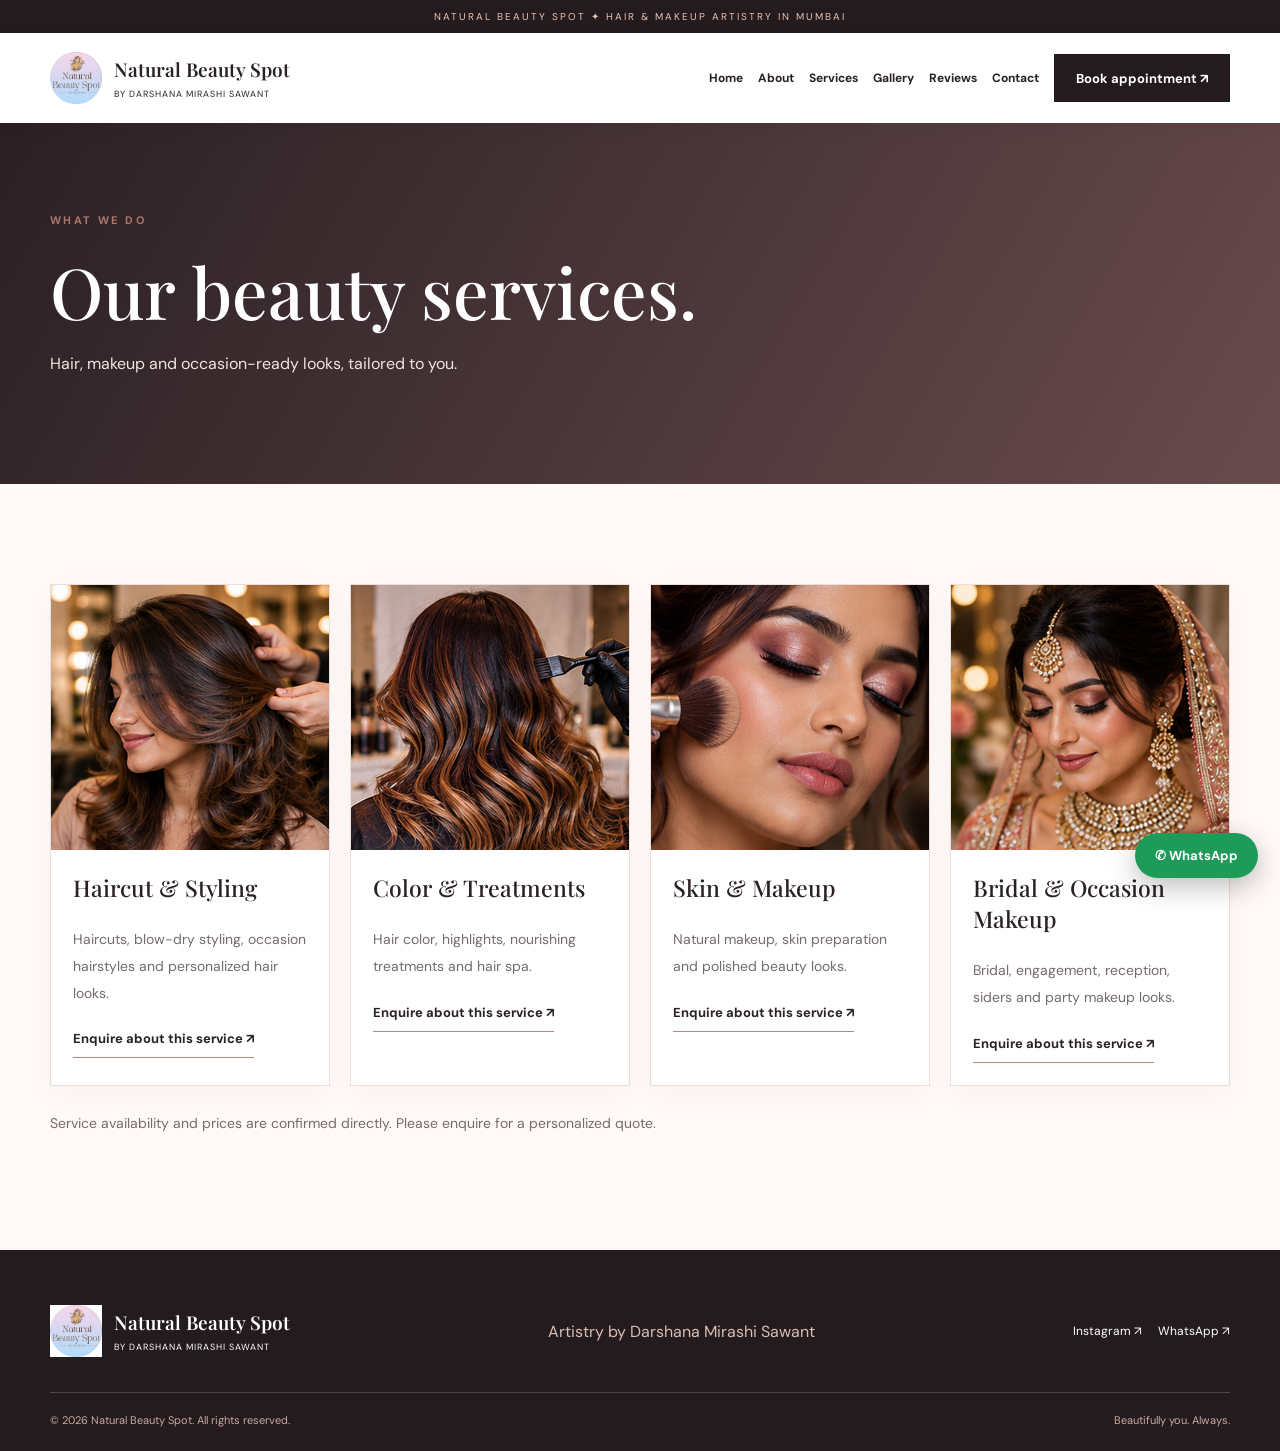
<file: services.html>
<!doctype html>
<html lang="en">
  <head>
    <meta charset="utf-8" />
    <meta
      name="viewport"
      content="width=device-width,initial-scale=1,viewport-fit=cover"
    />
    <meta name="theme-color" content="#241b1b" />
    <meta
      name="description"
      content="Natural Beauty Spot by Darshana Mirashi Sawant, hair and makeup artist in Mumbai."
    />
    <link rel="preconnect" href="https://fonts.googleapis.com" />
    <link
      href="https://fonts.googleapis.com/css2?family=DM+Sans:wght@400;500;600;700&family=Playfair+Display:wght@400;500;600;700&display=swap"
      rel="stylesheet"
    />
    <link rel="stylesheet" href="styles.css" />
    <title>Natural Beauty Spot</title>
  </head>
  <body>
    <div class="announcement">
      NATURAL BEAUTY SPOT ✦ HAIR & MAKEUP ARTISTRY IN MUMBAI
    </div>
    <header class="header">
      <nav class="nav container">
        <a class="brand" href="index.html"
          ><img
            class="logo"
            data-image="logo"
            alt="Natural Beauty Spot logo"
          /><span class="brand-name" data-business
            >Natural Beauty Spot<small>BY DARSHANA MIRASHI SAWANT</small></span
          ></a
        ><button
          class="menu-toggle"
          aria-label="Open menu"
          aria-expanded="false"
          aria-controls="nav-links"
        >
          <span></span><span></span><span></span>
        </button>
        <div class="nav-links" id="nav-links">
          <a href="index.html">Home</a><a href="about.html">About</a
          ><a href="services.html">Services</a><a href="gallery.html">Gallery</a
          ><a href="reviews.html">Reviews</a><a href="contact.html">Contact</a
          ><a class="btn btn-dark nav-cta" href="contact.html#booking"
            >Book appointment ↗</a
          >
        </div>
      </nav>
    </header>
    <main>
      <section class="page-heading">
        <div class="container">
          <p class="eyebrow">WHAT WE DO</p>
          <h1>Our beauty services.</h1>
          <p>Hair, makeup and occasion-ready looks, tailored to you.</p>
        </div>
      </section>
      <section class="section">
        <div class="container">
          <div id="service-cards" class="cards"></div>
          <p class="note">
            Service availability and prices are confirmed directly. Please
            enquire for a personalized quote.
          </p>
        </div>
      </section>
    </main>
    <footer>
      <div class="container footer-inner">
        <a class="brand" href="index.html"
          ><img
            class="logo"
            data-image="logo"
            alt="Natural Beauty Spot logo"
          /><span class="brand-name" data-business>Natural Beauty Spot</span></a
        >
        <p>Artistry by <span data-artist></span></p>
        <div class="socials">
          <a data-social="instagram" aria-label="Instagram">Instagram ↗</a
          ><a data-social="whatsapp" aria-label="WhatsApp">WhatsApp ↗</a
          ><a data-social="facebook" aria-label="Facebook">Facebook ↗</a
          ><a data-social="twitter" aria-label="X / Twitter">X ↗</a>
        </div>
      </div>
      <div class="container footer-bottom">
        <span id="copyright"></span><span>Beautifully you. Always.</span>
      </div>
    </footer>
    <a class="float-wa" data-social="whatsapp" aria-label="Chat on WhatsApp"
      >✆ <span>WhatsApp</span></a
    >
    <script src="config.js"></script>
    <script src="script.js"></script>
  </body>
</html>
</file>
<file: styles.css>
:root {
  --ink: #292124;
  --muted: #746b6d;
  --cream: #fffaf7;
  --gold: #d6a89b;
  --dark: #241b1e;
  --line: #eadfda;
}
* {
  box-sizing: border-box;
}
html {
  scroll-behavior: smooth;
  scroll-padding-top: 100px;
}
body {
  margin: 0;
  background: var(--cream);
  color: var(--ink);
  font-family: "DM Sans", Arial, sans-serif;
}
a {
  color: inherit;
  text-decoration: none;
}
img {
  display: block;
  max-width: 100%;
}
button,
input,
textarea,
select {
  font: inherit;
}
button {
  cursor: pointer;
}
h1,
h2,
h3,
p {
  margin-top: 0;
}
.container {
  width: min(1180px, calc(100% - 44px));
  margin: auto;
}
.announcement {
  text-align: center;
  background: var(--dark);
  color: #e5c5b8;
  padding: 10px;
  font-size: 10px;
  letter-spacing: 2px;
}
.header {
  background: #fff;
  position: sticky;
  top: 0;
  z-index: 20;
  box-shadow: 0 4px 20px #00000009;
}
.nav {
  display: flex;
  align-items: center;
  justify-content: space-between;
  min-height: 90px;
  gap: 25px;
}
.brand {
  display: flex;
  align-items: center;
  gap: 12px;
}
.logo {
  width: 52px;
  height: 52px;
  object-fit: contain;
}
.brand-name {
  font:
    600 19px "Playfair Display",
    serif;
}
.brand-name small {
  display: block;
  font:
    9px "DM Sans",
    sans-serif;
  letter-spacing: 1px;
  margin-top: 6px;
}
.nav-links {
  display: flex;
  align-items: center;
  gap: 15px;
  flex-wrap: wrap;
}
.nav-links > a:not(.btn) {
  font-size: 12px;
  font-weight: 700;
}
.nav-links > a:hover,
.underlined-link:hover {
  color: #a76d60;
}
.btn {
  border: 0;
  padding: 15px 22px;
  display: inline-flex;
  justify-content: center;
  align-items: center;
  min-height: 48px;
  font-size: 13px;
  font-weight: 700;
  transition: transform 0.2s;
}
.btn:hover {
  transform: translateY(-2px);
}
.btn-dark {
  background: var(--dark);
  color: white;
}
.btn-gold {
  background: #dfb8a5;
  color: #251a1d;
}
.menu-toggle {
  display: none;
}
.hero {
  min-height: 690px;
  position: relative;
  background: #33272b;
  color: white;
}
.hero-image {
  position: absolute;
  inset: 0;
  background: center/cover no-repeat;
}
.hero-shade {
  position: absolute;
  inset: 0;
  background: linear-gradient(
    90deg,
    #140e12eb 0%,
    #25141cbd 47%,
    #26192047 100%
  );
}
.hero-inner {
  position: relative;
  min-height: 690px;
  display: flex;
  align-items: center;
}
.hero-content {
  max-width: 700px;
  padding: 80px 0;
}
.eyebrow {
  font-size: 11px;
  font-weight: 700;
  letter-spacing: 2.4px;
  color: #ad786c;
  margin-bottom: 25px;
}
.eyebrow.light {
  color: #e6c0af;
}
.hero h1,
h1,
h2,
h3 {
  font-family: "Playfair Display", Georgia, serif;
  font-weight: 500;
}
h1 {
  font-size: clamp(43px, 5.5vw, 79px);
  line-height: 1.13;
}
h2 {
  font-size: clamp(34px, 4vw, 56px);
  line-height: 1.2;
}
h3 {
  font-size: 26px;
}
em {
  color: #d7a798;
  font-weight: 400;
}
.hero-desc {
  max-width: 550px;
  font-size: 16px;
  line-height: 1.85;
  color: #f4e9e4;
}
.hero-actions {
  display: flex;
  gap: 28px;
  align-items: center;
  flex-wrap: wrap;
  margin-top: 35px;
}
.text-link {
  font-size: 13px;
  border-bottom: 1px solid #e3bda7;
  padding-bottom: 8px;
}
.features {
  background: #f2e7e1;
}
.feature-grid {
  display: grid;
  grid-template-columns: repeat(4, 1fr);
  gap: 10px;
  padding: 24px 0;
  text-align: center;
  font-size: 13px;
  font-weight: 600;
}
.section {
  padding: 100px 0;
}
.section-tint {
  background: #f5eee9;
}
.section-head {
  display: flex;
  justify-content: space-between;
  align-items: end;
  gap: 20px;
  margin-bottom: 35px;
}
.section-head h2 {
  margin-bottom: 0;
}
.underlined-link {
  font-weight: 700;
  font-size: 13px;
  border-bottom: 1px solid #b9877a;
  padding-bottom: 10px;
}
.cards {
  display: grid;
  grid-template-columns: repeat(4, minmax(0, 1fr));
  gap: 20px;
}
.content-card {
  background: white;
  border: 1px solid var(--line);
  overflow: hidden;
  box-shadow: 0 8px 30px #38211a09;
}
.content-card > img {
  width: 100%;
  height: 265px;
  object-fit: cover;
}
.content-pad {
  padding: 22px;
}
.content-pad h3 {
  font-size: 23px;
}
.content-pad p,
.split p,
.contact-layout p,
.note {
  color: var(--muted);
  font-size: 14px;
  line-height: 1.9;
}
.content-pad .underlined-link {
  display: inline-block;
  margin-top: 10px;
}
.split {
  display: grid;
  grid-template-columns: 1fr 1fr;
  gap: 70px;
  align-items: center;
}
.split > img {
  width: 100%;
  height: 500px;
  object-fit: cover;
}
.cta-band {
  background: var(--dark);
  color: white;
  padding: 75px 0;
  text-align: center;
}
.cta-inline {
  background: #f2e7e1;
  padding: 35px;
  margin-top: 40px;
  display: flex;
  justify-content: space-between;
  align-items: center;
  gap: 20px;
}
.page-heading {
  background: linear-gradient(120deg, #2a2024, #694b4d);
  color: white;
  padding: 90px 0;
}
.page-heading h1 {
  margin-bottom: 18px;
}
.page-heading p:not(.eyebrow) {
  color: #f2e4de;
  max-width: 700px;
  line-height: 1.8;
}
.gallery-large {
  display: grid;
  grid-template-columns: repeat(3, 1fr);
  gap: 15px;
  margin-bottom: 75px;
}
.gallery-large img {
  height: 340px;
  width: 100%;
  object-fit: cover;
  cursor: zoom-in;
}
.review-carousel {
  position: relative;
  max-width: 1100px;
  margin: auto;
}
.review-viewport {
  overflow: hidden;
  touch-action: pan-y;
  mask-image: linear-gradient(
    90deg,
    transparent,
    #000 4%,
    #000 96%,
    transparent
  );
}
.review-track {
  display: flex;
  gap: 20px;
  will-change: transform;
  transform: translate3d(0, 0, 0);
}
.review-item {
  flex: 0 0 min(390px, 82vw);
  min-height: 260px;
  background: #fff;
  border: 1px solid var(--line);
  padding: 30px;
  display: flex;
  flex-direction: column;
  justify-content: space-between;
}
.review-item blockquote {
  font:
    21px/1.6 "Playfair Display",
    serif;
  margin: 15px 0;
}
.review-item strong {
  font-size: 13px;
}
.review-item small {
  color: #987d78;
}
.stars {
  color: #ad7563;
  letter-spacing: 3px;
}
.review-controls {
  display: flex;
  justify-content: center;
  align-items: center;
  gap: 24px;
  margin-top: 25px;
}
.review-controls button {
  background: var(--dark);
  color: white;
  border: 0;
  padding: 13px 19px;
  min-height: 45px;
}
.review-controls span {
  font-size: 12px;
  color: var(--muted);
}
.comparison-list {
  display: grid;
  grid-template-columns: repeat(2, minmax(0, 1fr));
  gap: 32px;
}
.compare-box {
  position: relative;
  overflow: hidden;
  aspect-ratio: 4/3;
  background: #e4d4cc;
}
.compare-box img {
  position: absolute;
  inset: 0;
  width: 100%;
  height: 100%;
  object-fit: cover;
}
.compare-after {
  clip-path: inset(0 50% 0 0);
}
.compare-handle {
  position: absolute;
  top: 0;
  bottom: 0;
  left: 50%;
  width: 3px;
  background: white;
  pointer-events: none;
  box-shadow: 0 0 0 1px #0003;
}
.compare-handle:after {
  content: "↔";
  position: absolute;
  top: 50%;
  left: 50%;
  transform: translate(-50%, -50%);
  border-radius: 50%;
  background: white;
  color: #222;
  padding: 9px;
  font-size: 18px;
}
.compare-range {
  width: 100%;
  margin-top: 20px;
  accent-color: #a86b62;
}
.compare-card h3 {
  margin: 15px 0;
}
.compare-labels {
  display: flex;
  justify-content: space-between;
  color: var(--muted);
  font-size: 12px;
}
.contact-layout {
  display: grid;
  grid-template-columns: 1fr 1fr;
  gap: 70px;
}
.contact-art {
  width: 100%;
  max-height: 360px;
  object-fit: cover;
  margin-top: 30px;
}
.booking-form {
  background: white;
  padding: 35px;
  box-shadow: 0 10px 45px #27161912;
}
.booking-form h2 {
  font-size: 34px;
}
.booking-form label {
  display: block;
  margin: 17px 0 7px;
  font-weight: 700;
  font-size: 12px;
}
.booking-form input,
.booking-form select,
.booking-form textarea {
  width: 100%;
  border: 1px solid #d9cbc5;
  padding: 13px;
  background: #fff;
  min-height: 46px;
  border-radius: 0;
}
.booking-form button {
  width: 100%;
  margin-top: 22px;
}
.form-row {
  display: grid;
  grid-template-columns: 1fr 1fr;
  gap: 15px;
}
.form-error {
  color: #a12b2b;
}
.note {
  margin-top: 24px;
}
footer {
  background: #241b1e;
  color: #fff;
  padding: 55px 0 24px;
}
.footer-inner {
  display: flex;
  align-items: center;
  justify-content: space-between;
  gap: 25px;
  flex-wrap: wrap;
}
.footer-inner p {
  margin: 0;
  color: #d8bdb4;
}
.socials {
  display: flex;
  gap: 16px;
  flex-wrap: wrap;
  font-size: 12px;
}
.footer-bottom {
  border-top: 1px solid #554044;
  margin-top: 35px;
  padding-top: 20px;
  color: #c9aaa2;
  display: flex;
  justify-content: space-between;
  font-size: 11px;
}
.float-wa {
  position: fixed;
  right: 22px;
  bottom: 22px;
  background: #1e9b59;
  color: #fff;
  z-index: 30;
  border-radius: 50px;
  padding: 14px 20px;
  font-size: 13px;
  font-weight: 700;
  box-shadow: 0 8px 28px #0004;
}
.socials a[hidden] {
  display: none;
}
.lightbox {
  position: fixed;
  inset: 0;
  background: #000e;
  z-index: 100;
  display: grid;
  place-items: center;
  padding: 30px;
}
.lightbox img {
  max-height: 85vh;
  max-width: 90vw;
}
.lightbox button {
  position: absolute;
  right: 20px;
  top: 20px;
  background: white;
  border: 0;
  padding: 10px 16px;
}
.menu-toggle span {
  width: 24px;
  height: 2px;
  background: #292124;
}
@media (max-width: 1100px) {
  .nav-links {
    gap: 10px;
  }
  .nav-links > a:not(.btn) {
    font-size: 11px;
  }
  .cards {
    grid-template-columns: repeat(2, 1fr);
  }
}
@media (max-width: 850px) {
  .nav {
    min-height: 75px;
  }
  .menu-toggle {
    display: flex;
    flex-direction: column;
    gap: 5px;
    background: none;
    border: 0;
    padding: 12px;
  }
  .nav-links {
    display: none;
    position: absolute;
    left: 0;
    right: 0;
    top: 100%;
    background: #fff;
    flex-direction: column;
    align-items: stretch;
    padding: 15px 25px 25px;
    box-shadow: 0 10px 20px #0002;
    max-height: 80vh;
    overflow: auto;
  }
  .nav-links.open {
    display: flex;
  }
  .nav-links > a:not(.btn) {
    font-size: 14px;
    padding: 10px;
  }
  .nav-cta {
    margin-top: 8px;
  }
  .split,
  .contact-layout {
    grid-template-columns: 1fr;
    gap: 35px;
  }
  .split > img {
    height: 380px;
  }
  .section {
    padding: 65px 0;
  }
  .comparison-list {
    grid-template-columns: 1fr;
  }
  .hero,
  .hero-inner {
    min-height: 620px;
  }
  .feature-grid {
    grid-template-columns: repeat(2, 1fr);
  }
  .gallery-large {
    grid-template-columns: repeat(2, 1fr);
  }
  .gallery-large img {
    height: 280px;
  }
}
@media (max-width: 520px) {
  .container {
    width: calc(100% - 32px);
  }
  .brand-name {
    font-size: 15px;
  }
  .logo {
    width: 44px;
    height: 44px;
  }
  .announcement {
    font-size: 8px;
    letter-spacing: 1px;
  }
  .hero h1 {
    font-size: 48px;
  }
  .hero-desc {
    font-size: 14px;
  }
  .hero-actions {
    gap: 18px;
  }
  .section-head {
    display: block;
  }
  .section-head > a {
    display: inline-block;
    margin-top: 20px;
  }
  .cards {
    grid-template-columns: 1fr;
  }
  .content-card > img {
    height: 290px;
  }
  .gallery-large {
    gap: 9px;
  }
  .gallery-large img {
    height: 190px;
  }
  .form-row {
    grid-template-columns: 1fr;
    gap: 0;
  }
  .booking-form {
    padding: 24px 18px;
  }
  .cta-inline {
    display: block;
  }
  .cta-inline .btn {
    margin-top: 15px;
  }
  .footer-bottom {
    flex-wrap: wrap;
    gap: 12px;
  }
  .float-wa {
    bottom: calc(15px + env(safe-area-inset-bottom));
    right: 14px;
  }
}
@media (prefers-reduced-motion: reduce) {
  html {
    scroll-behavior: auto;
  }
  *,
  *:before,
  *:after {
    transition: none !important;
  }
}
</file>
